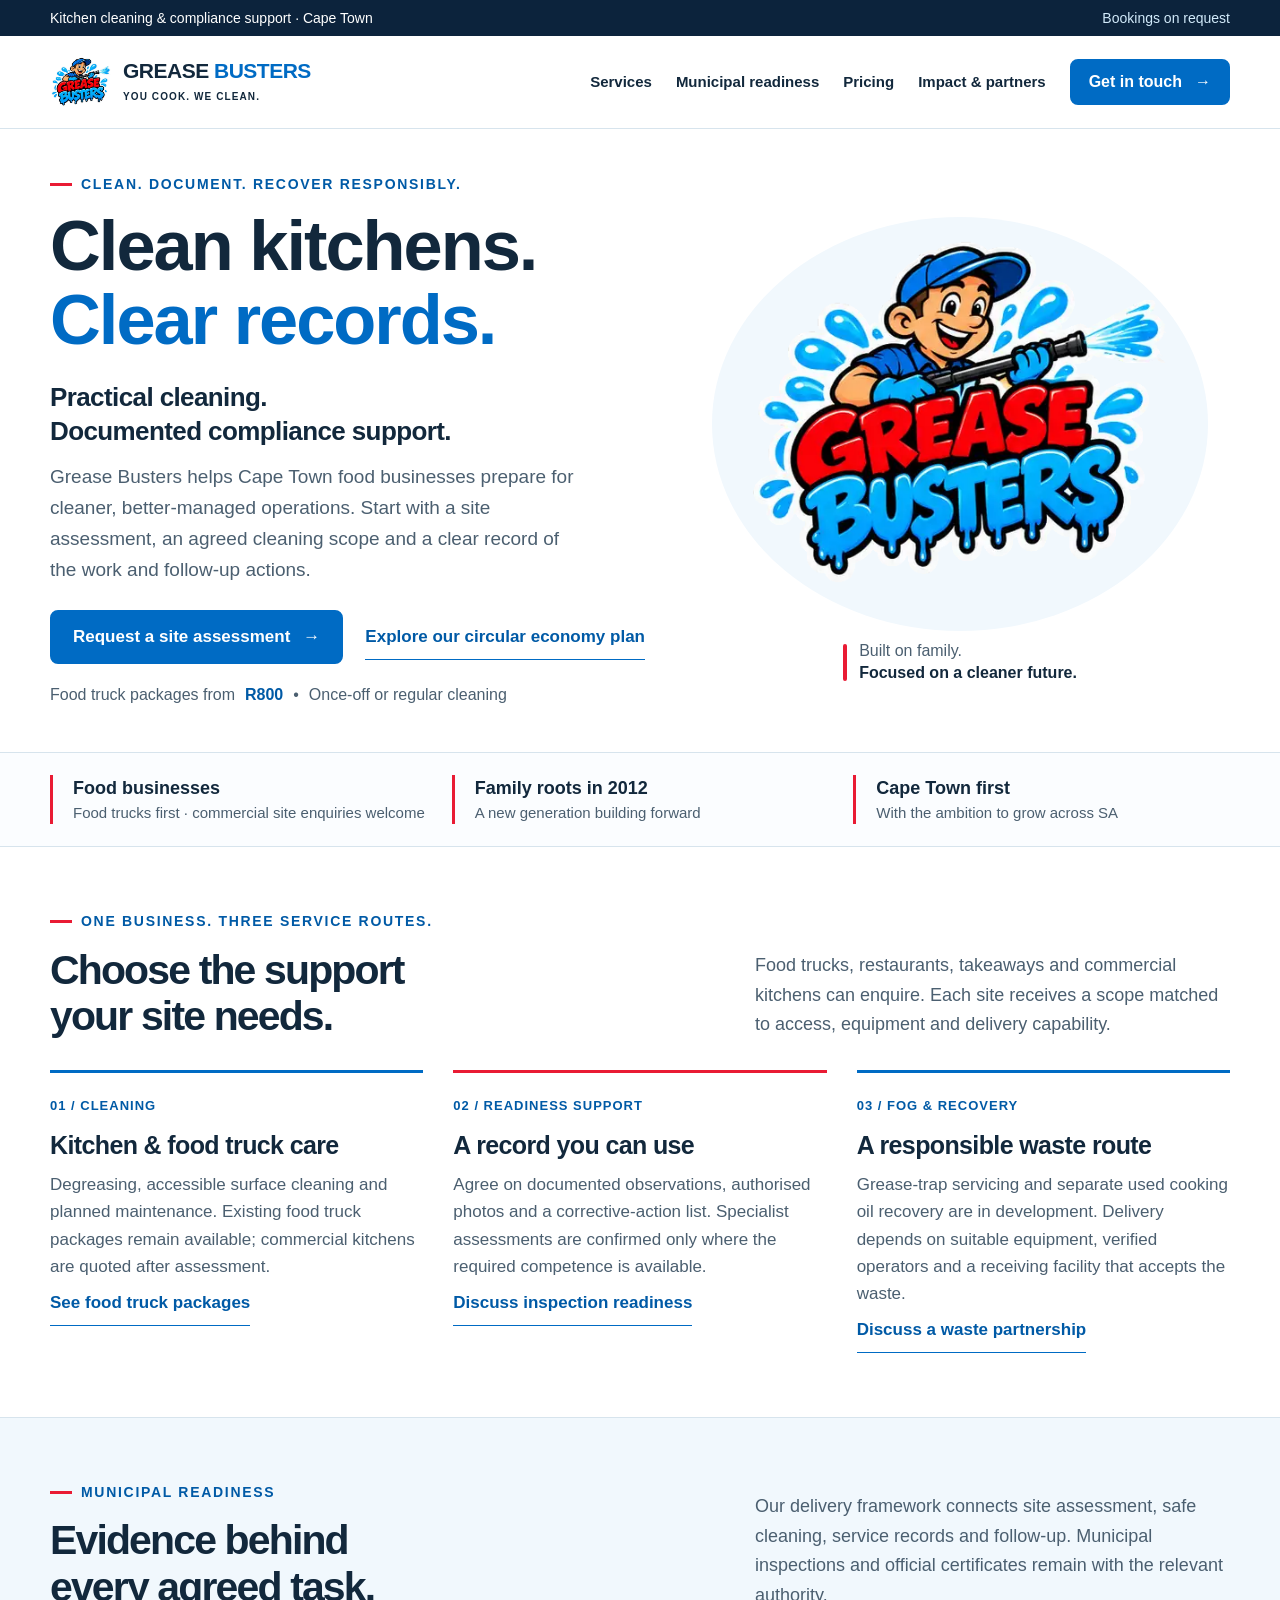
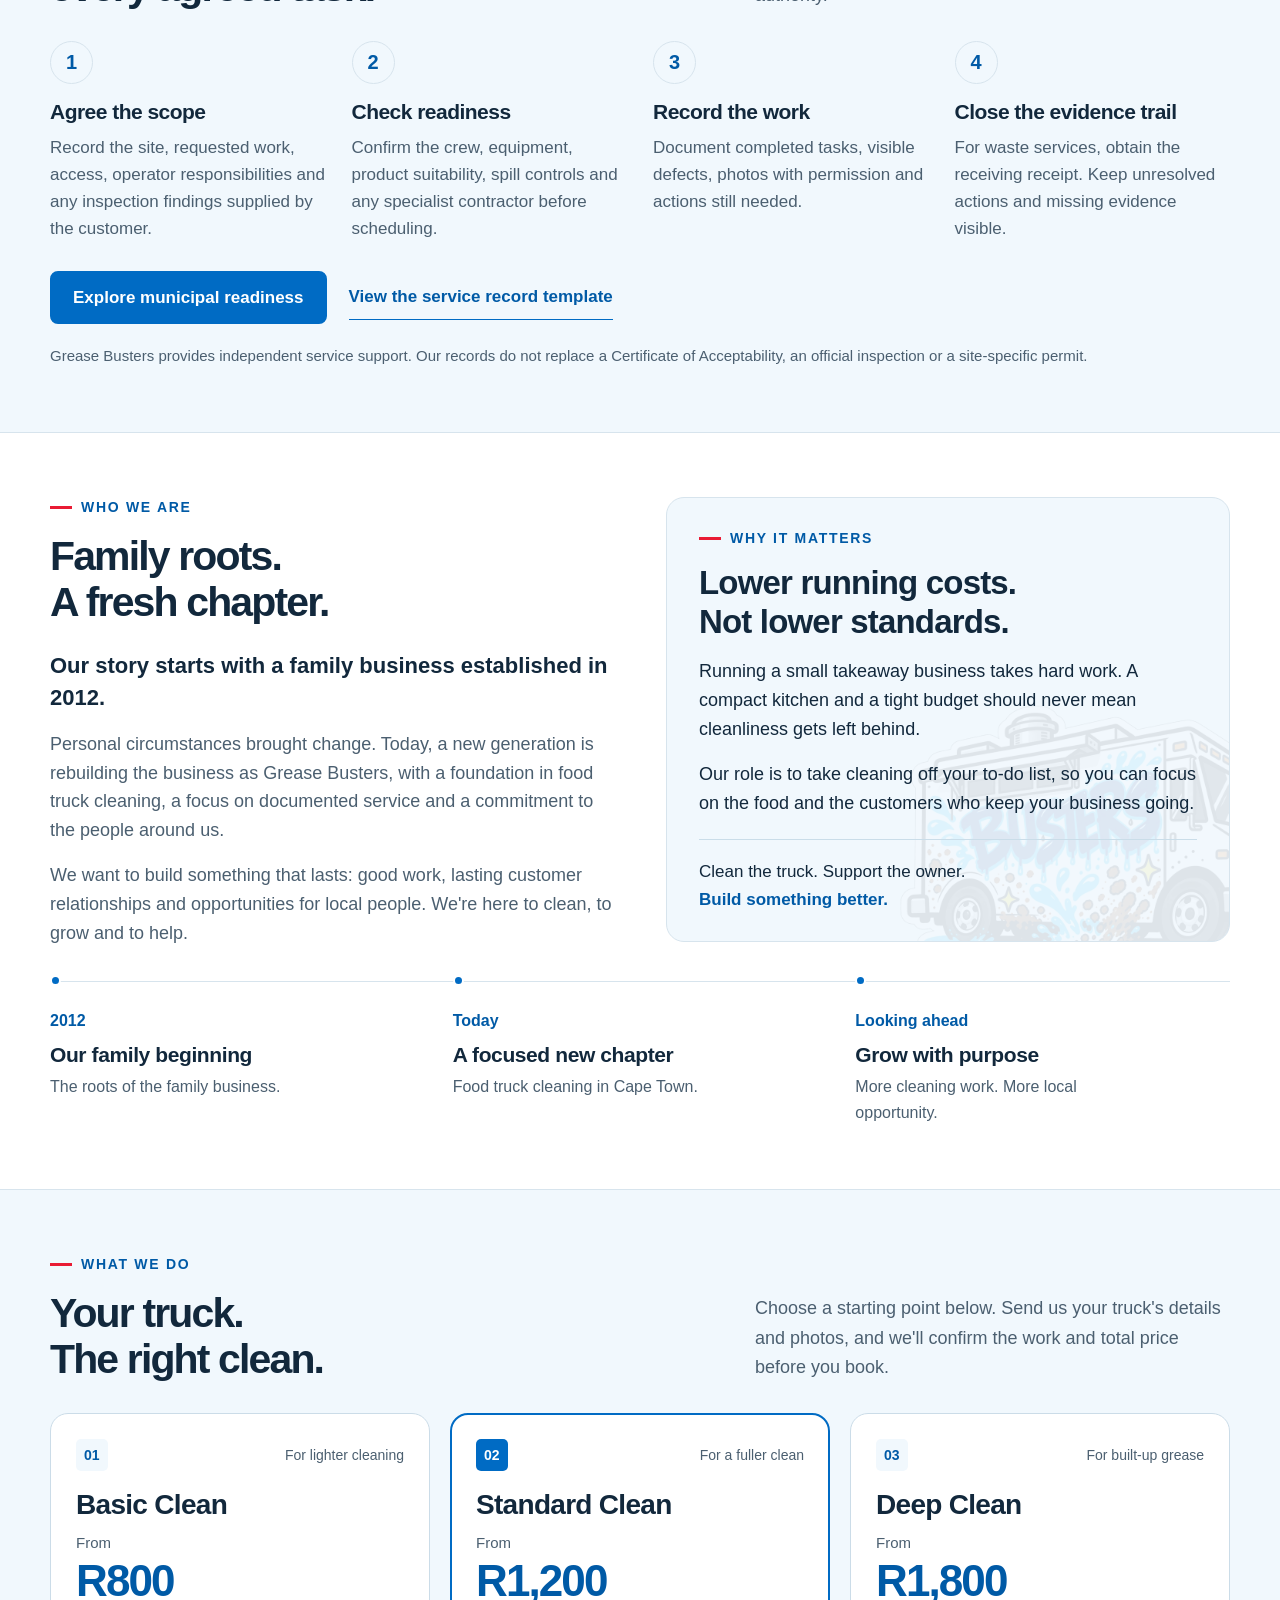
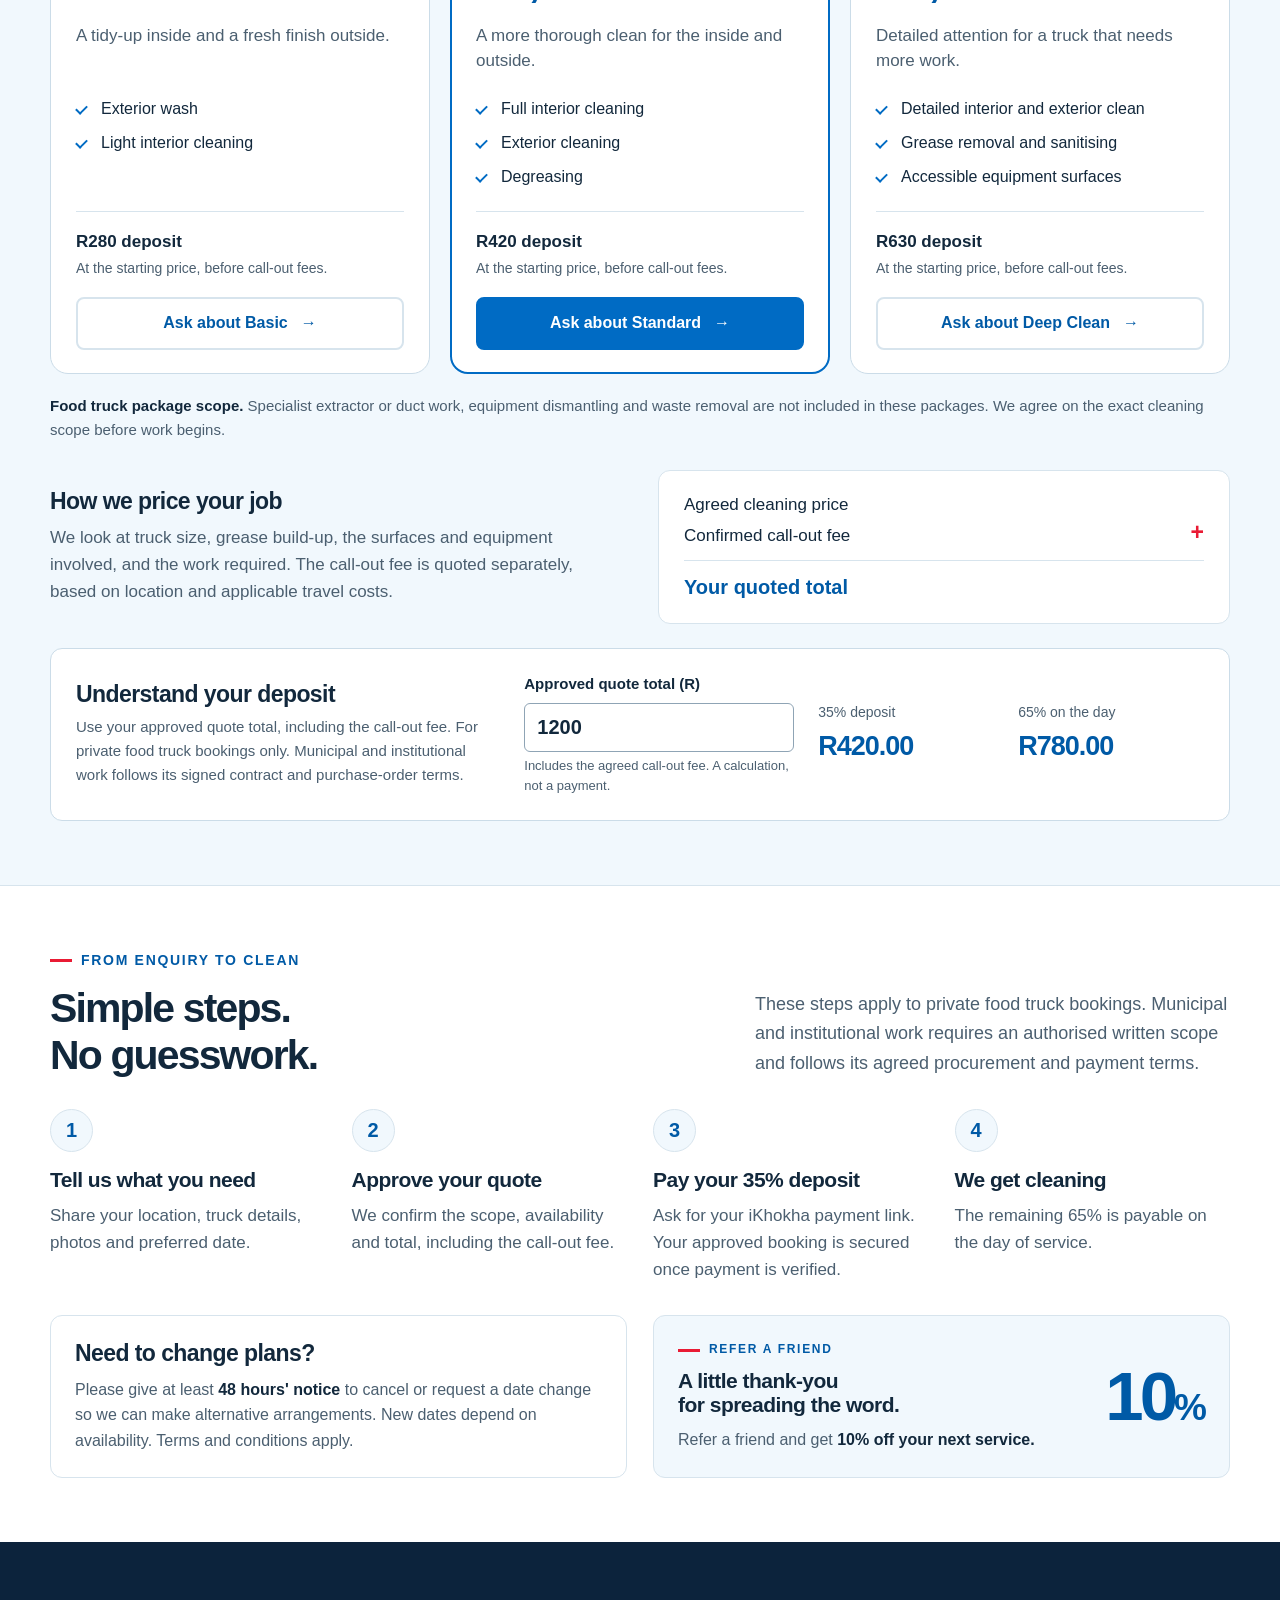
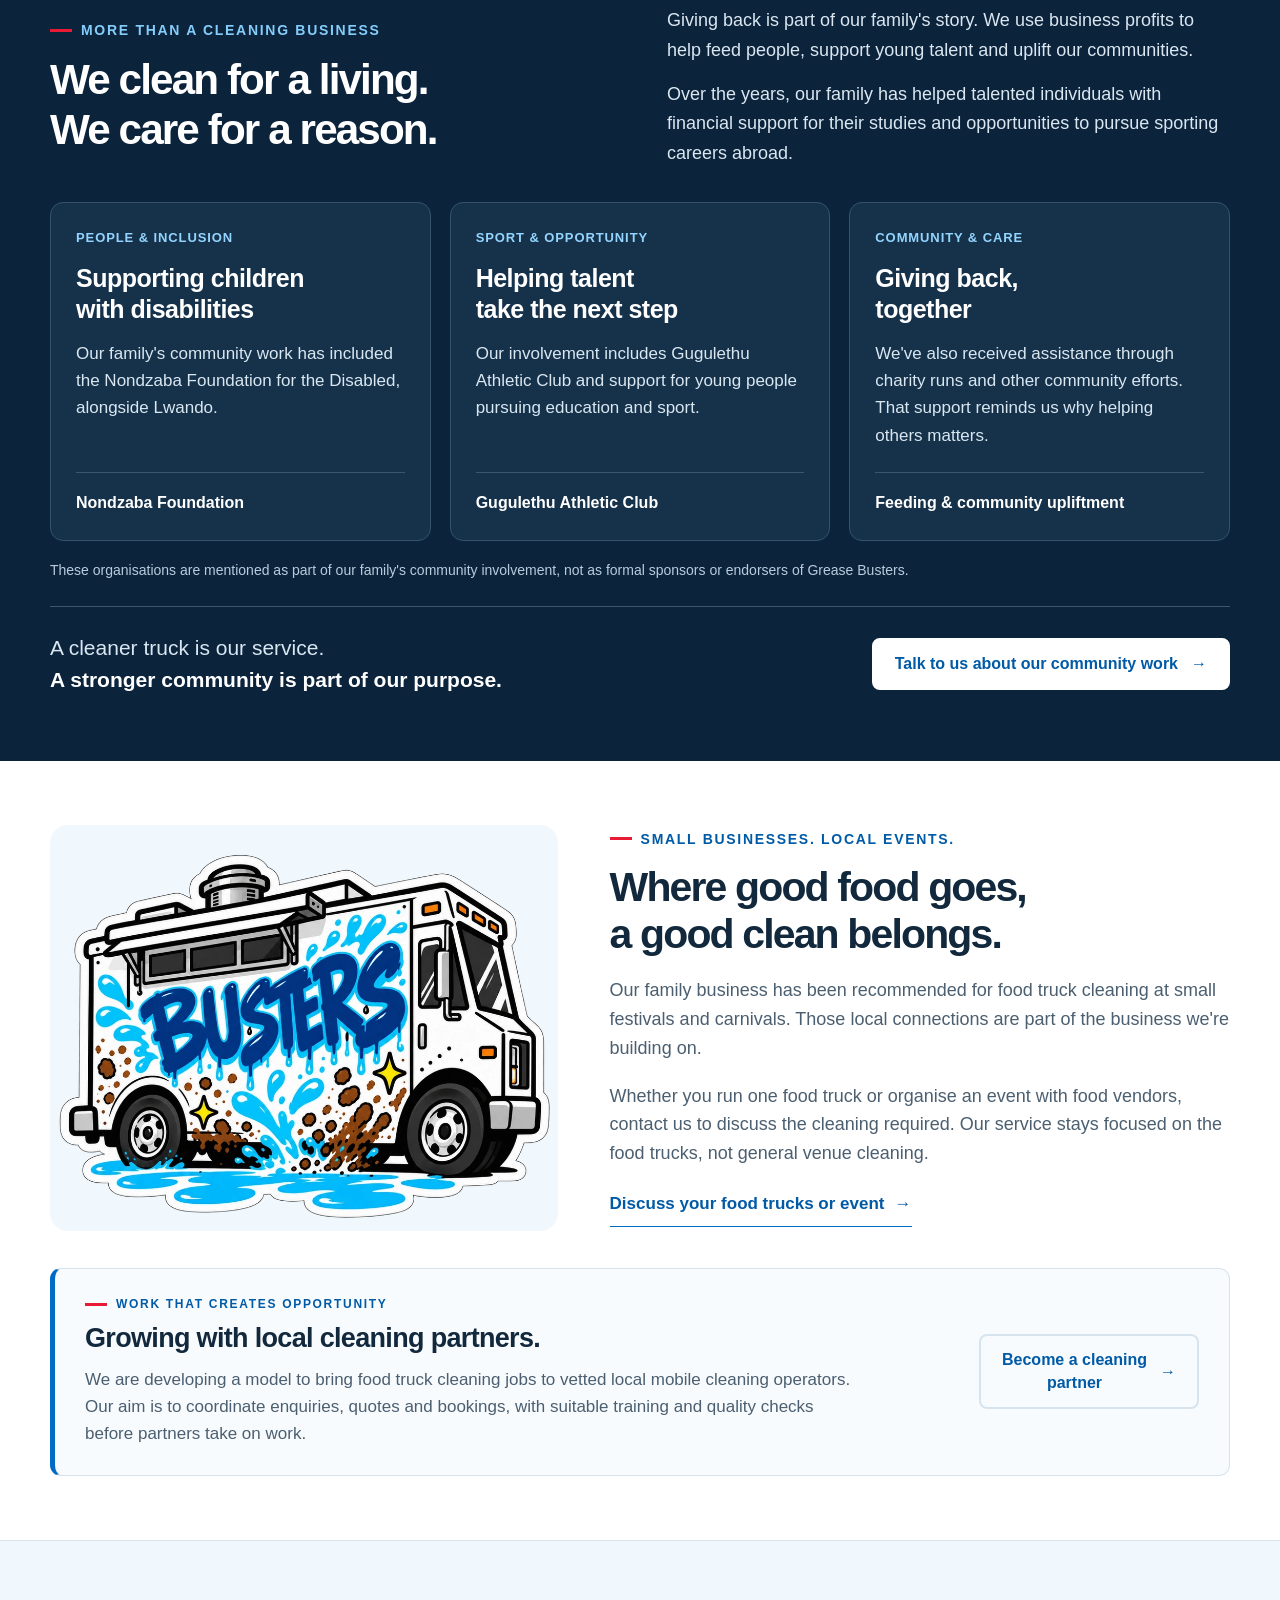
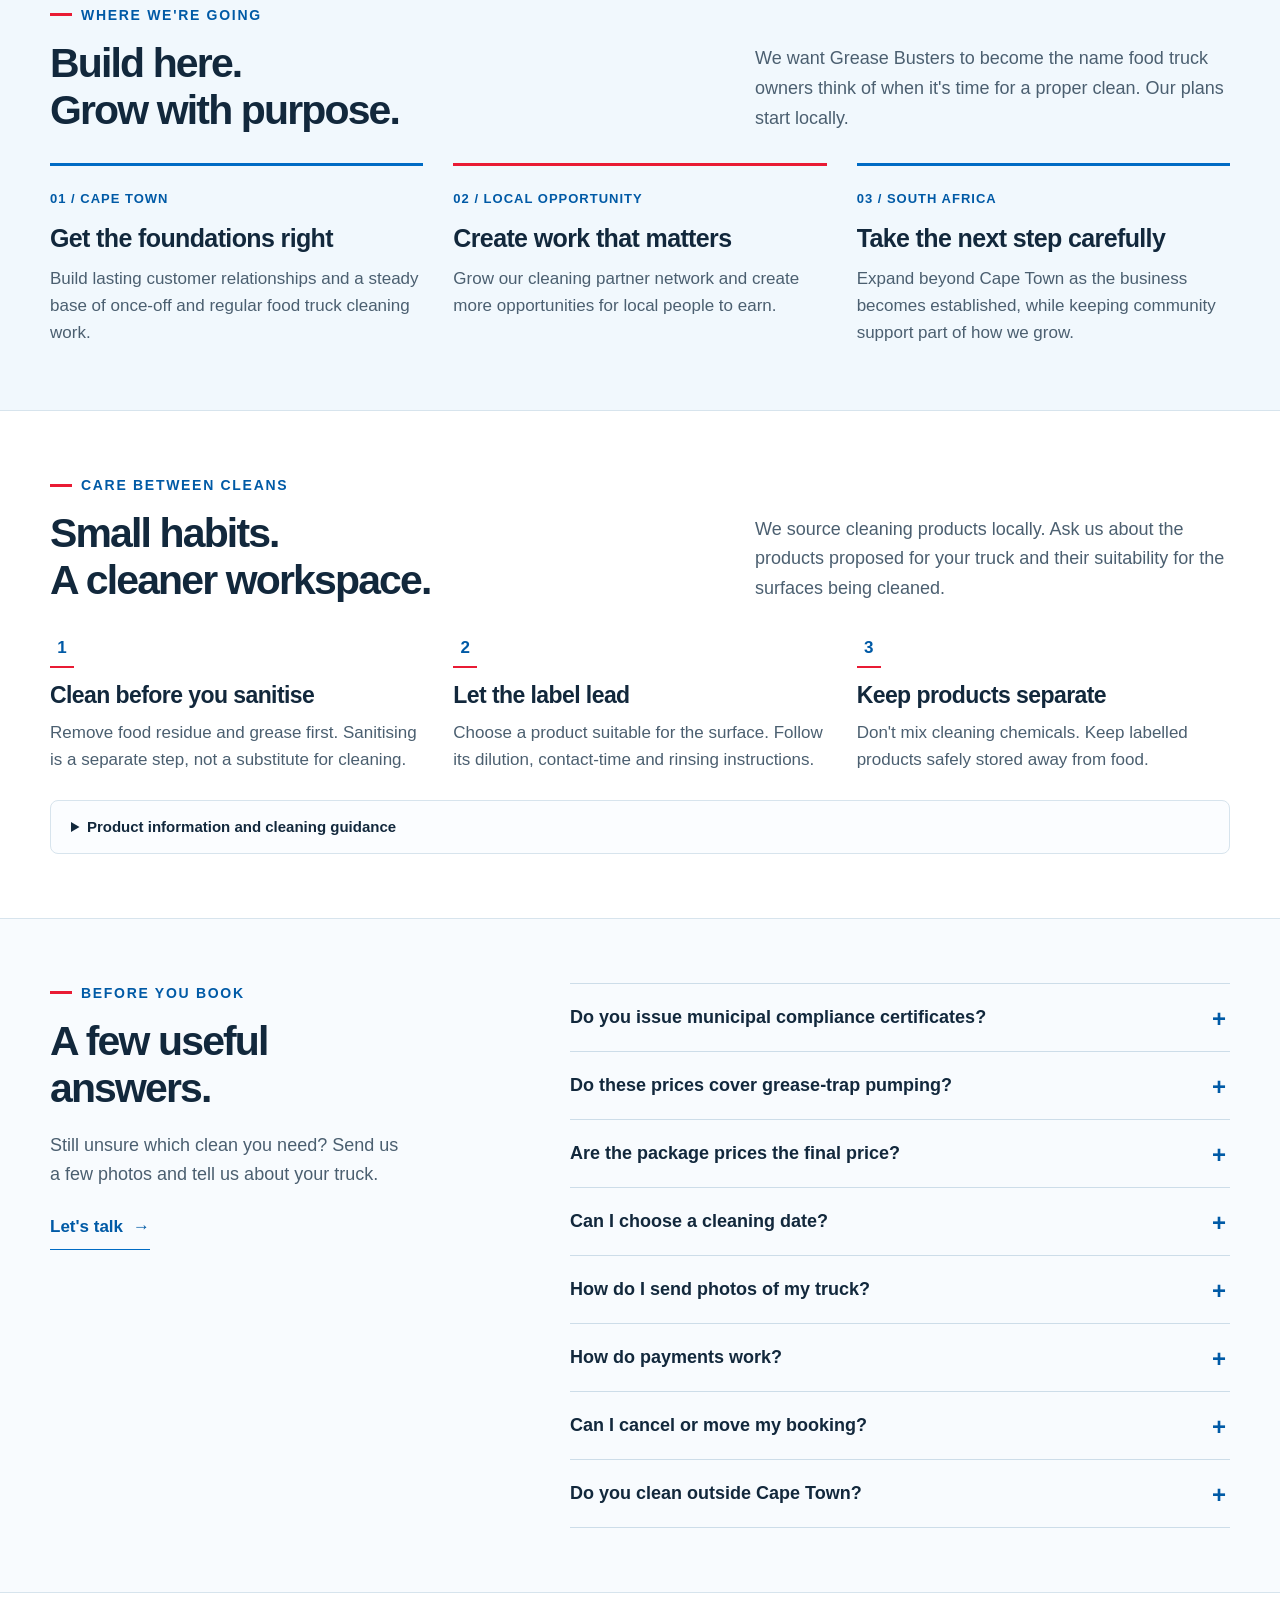
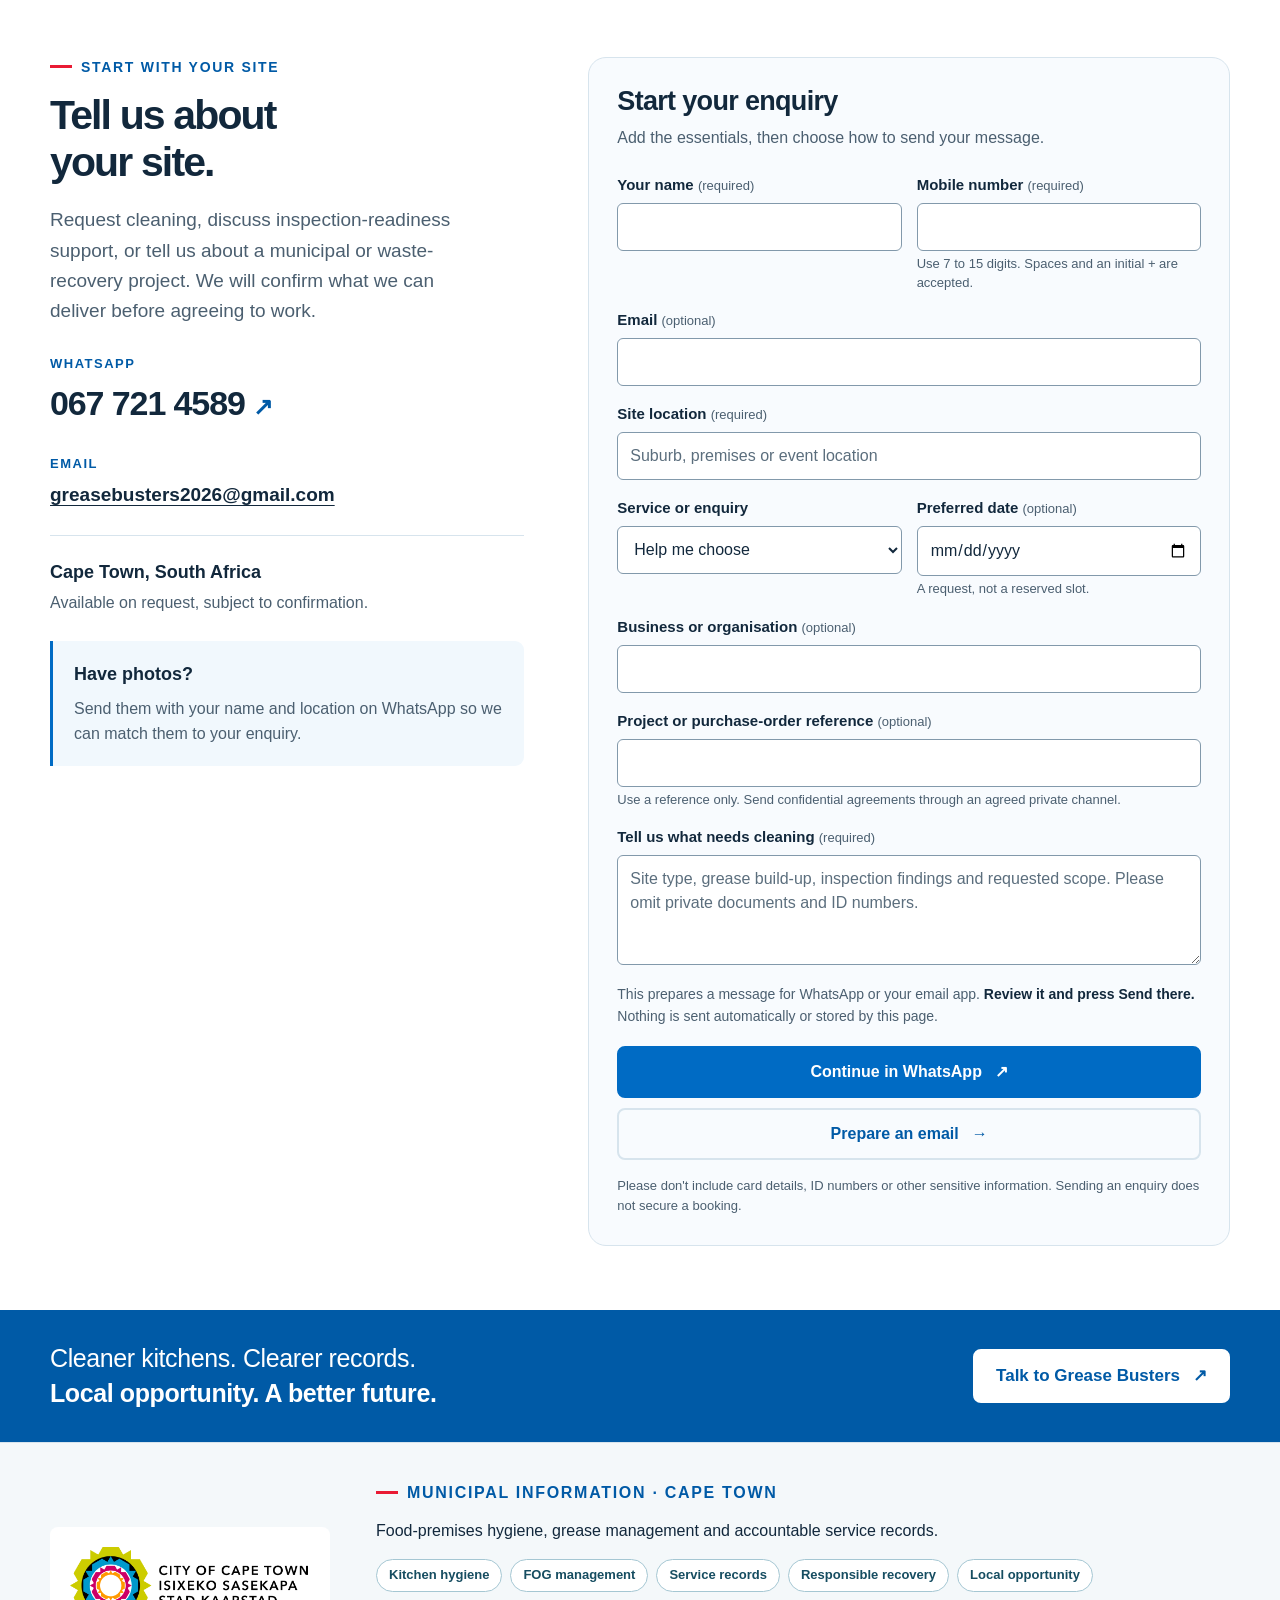
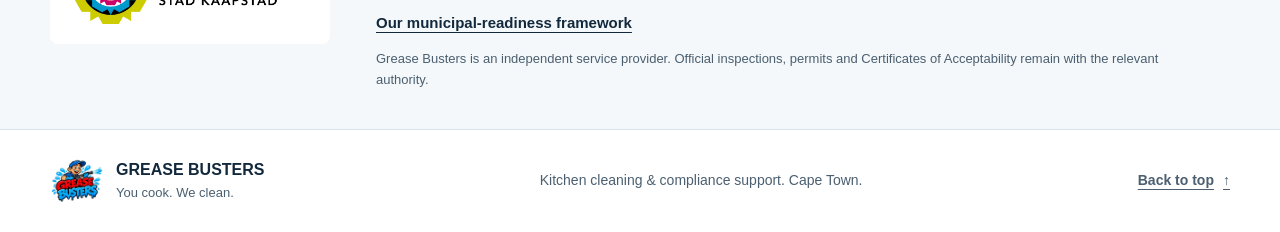
<file: index.html>
<!doctype html>
<html lang="en-ZA">
<head>
  <meta charset="utf-8">
  <meta name="viewport" content="width=device-width, initial-scale=1">
  <meta name="theme-color" content="#006bc4">
  <meta name="referrer" content="strict-origin-when-cross-origin">
  <title>Kitchen Cleaning & Compliance Support | Grease Busters</title>
  <meta name="description" content="Cape Town kitchen cleaning, inspection-readiness support and a responsible FOG management roadmap. Request a scoped site assessment from Grease Busters.">
  <link rel="canonical" href="https://greasebusters.pages.dev/">
  <meta name="google-site-verification" content="zK-5eiMAStPO1qG82xS5O9vZFDkJOGCdrTW2Tliuswg" />
  <meta property="og:type" content="website">
  <meta property="og:locale" content="en_ZA">
  <meta property="og:site_name" content="Grease Busters">
  <meta property="og:title" content="Kitchen Cleaning & Compliance Support | Grease Busters">
  <meta property="og:description" content="Cape Town kitchen cleaning, inspection-readiness support and a responsible FOG management roadmap. Request a scoped site assessment from Grease Busters.">
  <meta property="og:url" content="https://greasebusters.pages.dev/">
  <meta property="og:image" content="https://greasebusters.pages.dev/assets/grease-busters-social.png">
  <meta property="og:image:type" content="image/png">
  <meta property="og:image:width" content="480">
  <meta property="og:image:height" content="480">
  <meta property="og:image:alt" content="Grease Busters cleaning mascot logo">
  <meta name="twitter:card" content="summary">
  <meta name="twitter:title" content="Kitchen Cleaning & Compliance Support | Grease Busters">
  <meta name="twitter:description" content="Cape Town kitchen cleaning, inspection-readiness support and a responsible FOG management roadmap. Request a scoped site assessment from Grease Busters.">
  <meta name="twitter:image" content="https://greasebusters.pages.dev/assets/grease-busters-social.png">
  <meta name="twitter:image:alt" content="Grease Busters cleaning mascot logo">
  <link rel="icon" type="image/svg+xml" href="assets/grease-busters-favicon.svg">
  <link rel="icon" type="image/png" sizes="96x96" href="assets/favicon.png">
  <link rel="apple-touch-icon" sizes="180x180" href="assets/apple-touch-icon.png">
  <link rel="preload" href="assets/grease-busters-logo.webp" as="image" type="image/webp" fetchpriority="high">
  <link rel="stylesheet" href="assets/styles.css?v=gb-municipal-2">
  <script src="site-config.js?v=gb-municipal-2" defer></script>
  <script src="assets/site.js?v=gb-municipal-2" defer></script>
  <script type="application/ld+json">
{
  "@context": "https://schema.org",
  "@graph": [
    {
      "@type": "Organization",
      "@id": "https://greasebusters.pages.dev/#business",
      "name": "Grease Busters",
      "url": "https://greasebusters.pages.dev/",
      "logo": "https://greasebusters.pages.dev/assets/grease-busters-logo.webp",
      "image": "https://greasebusters.pages.dev/assets/grease-busters-logo.webp",
      "description": "Kitchen cleaning and inspection-readiness support in Cape Town, South Africa.",
      "email": "greasebusters2026@gmail.com",
      "telephone": "+27677214589",
      "areaServed": {
        "@type": "City",
        "name": "Cape Town"
      }
    },
    {
      "@type": "WebSite",
      "@id": "https://greasebusters.pages.dev/#website",
      "url": "https://greasebusters.pages.dev/",
      "name": "Grease Busters",
      "publisher": {
        "@id": "https://greasebusters.pages.dev/#business"
      },
      "inLanguage": "en-ZA"
    },
    {
      "@type": "WebPage",
      "@id": "https://greasebusters.pages.dev/#webpage",
      "url": "https://greasebusters.pages.dev/",
      "name": "Kitchen Cleaning & Compliance Support | Grease Busters",
      "description": "Cape Town kitchen cleaning, inspection-readiness support and a responsible FOG management roadmap. Request a scoped site assessment from Grease Busters.",
      "isPartOf": {
        "@id": "https://greasebusters.pages.dev/#website"
      },
      "about": {
        "@id": "https://greasebusters.pages.dev/#business"
      },
      "mainEntity": {
        "@id": "https://greasebusters.pages.dev/#food-truck-cleaning"
      },
      "inLanguage": "en-ZA"
    },
    {
      "@type": "Service",
      "@id": "https://greasebusters.pages.dev/#food-truck-cleaning",
      "name": "Food truck cleaning in Cape Town",
      "serviceType": "Food truck cleaning and degreasing",
      "description": "Interior and exterior food truck cleaning, degreasing and accessible equipment surface cleaning. Scope, call-out fee and availability are confirmed before booking.",
      "provider": {
        "@id": "https://greasebusters.pages.dev/#business"
      },
      "areaServed": {
        "@type": "City",
        "name": "Cape Town"
      },
      "url": "https://greasebusters.pages.dev/#pricing"
    }
  ]
}
  </script>
</head>
<body>
  <a class="skip-link" href="#main">Skip to content</a>
  <div class="topbar"><div class="wrap topbar-inner"><span>Kitchen cleaning &amp; compliance support · Cape Town</span><span>Bookings on request</span></div></div>
  <header class="site-header">
    <div class="wrap header-inner">
      <a href="#home" class="brand" aria-label="Grease Busters, back to top">
        <img src="assets/grease-busters-logo.webp" width="62" height="62" alt="Grease Busters">
        <span><strong>GREASE <span>BUSTERS</span></strong><small>YOU COOK. WE CLEAN.</small></span>
      </a>
      <button class="menu-toggle" type="button" aria-controls="main-nav" aria-expanded="false" hidden><span>Menu</span><svg width="22" height="22" viewBox="0 0 24 24" aria-hidden="true"><path d="M4 6h16M4 12h16M4 18h16"/></svg></button>
      <nav id="main-nav" class="main-nav" aria-label="Main navigation">
        <a href="#services">Services</a><a href="municipal-readiness.html">Municipal readiness</a><a href="#pricing">Pricing</a><a href="impact.html">Impact &amp; partners</a><a class="button button-small" href="#contact">Get in touch <span aria-hidden="true">&rarr;</span></a>
      </nav>
    </div>
  </header>

  <main id="main" tabindex="-1">
    <section id="home" class="hero wrap" aria-labelledby="hero-title">
      <div class="hero-copy">
        <p class="eyebrow">Clean. Document. Recover responsibly.</p>
        <p class="hero-slogan">Clean kitchens.<br><span>Clear records.</span></p>
        <h1 id="hero-title" class="hero-lead">Practical cleaning.<br>Documented compliance support.</h1>
        <p class="hero-description">Grease Busters helps Cape Town food businesses prepare for cleaner, better-managed operations. Start with a site assessment, an agreed cleaning scope and a clear record of the work and follow-up actions.</p>
        <div class="actions"><a class="button" href="#contact">Request a site assessment <span aria-hidden="true">&rarr;</span></a><a class="text-link" href="impact.html">Explore our circular economy plan</a></div>
        <p class="hero-note">Food truck packages from <strong>R800</strong> <span aria-hidden="true">&bull;</span> Once-off or regular cleaning</p>
      </div>
      <div class="hero-art">
        <div class="art-circle" aria-hidden="true"></div>
        <img class="hero-logo" src="assets/grease-busters-logo.webp" width="480" height="480" alt="Our smiling Grease Busters mascot in a blue uniform, cap and gloves, holding a pressure washer." fetchpriority="high">
        <div class="art-caption"><span class="caption-line" aria-hidden="true"></span><span>Built on family.<br><strong>Focused on a cleaner future.</strong></span></div>
      </div>
    </section>

    <div class="identity-strip"><div class="wrap identity-grid">
      <div><strong>Food businesses</strong><span>Food trucks first · commercial site enquiries welcome</span></div>
      <div><strong>Family roots in 2012</strong><span>A new generation building forward</span></div>
      <div><strong>Cape Town first</strong><span>With the ambition to grow across SA</span></div>
    </div></div>

<section id="services" class="section wrap" aria-labelledby="services-title">
<div class="section-head"><div><p class="eyebrow">One business. Three service routes.</p><h2 id="services-title">Choose the support<br>your site needs.</h2></div><p>Food trucks, restaurants, takeaways and commercial kitchens can enquire. Each site receives a scope matched to access, equipment and delivery capability.</p></div>
<div class="goals-grid">
<article><span>01 / CLEANING</span><h3>Kitchen &amp; food truck care</h3><p>Degreasing, accessible surface cleaning and planned maintenance. Existing food truck packages remain available; commercial kitchens are quoted after assessment.</p><a class="text-link" href="#pricing">See food truck packages</a></article>
<article><span>02 / READINESS SUPPORT</span><h3>A record you can use</h3><p>Agree on documented observations, authorised photos and a corrective-action list. Specialist assessments are confirmed only where the required competence is available.</p><a class="text-link" data-package="Inspection-readiness enquiry" href="#contact">Discuss inspection readiness</a></article>
<article><span>03 / FOG &amp; RECOVERY</span><h3>A responsible waste route</h3><p>Grease-trap servicing and separate used cooking oil recovery are in development. Delivery depends on suitable equipment, verified operators and a receiving facility that accepts the waste.</p><a class="text-link" data-package="FOG or oil recovery enquiry" href="#contact">Discuss a waste partnership</a></article>
</div></section>
<section id="compliance" class="section tint-section" aria-labelledby="compliance-title"><div class="wrap">
<div class="section-head"><div><p class="eyebrow">Municipal readiness</p><h2 id="compliance-title">Evidence behind<br>every agreed task.</h2></div><p>Our delivery framework connects site assessment, safe cleaning, service records and follow-up. Municipal inspections and official certificates remain with the relevant authority.</p></div>
<ol class="booking-steps">
<li><span class="step-number">1</span><h3>Agree the scope</h3><p>Record the site, requested work, access, operator responsibilities and any inspection findings supplied by the customer.</p></li>
<li><span class="step-number">2</span><h3>Check readiness</h3><p>Confirm the crew, equipment, product suitability, spill controls and any specialist contractor before scheduling.</p></li>
<li><span class="step-number">3</span><h3>Record the work</h3><p>Document completed tasks, visible defects, photos with permission and actions still needed.</p></li>
<li><span class="step-number">4</span><h3>Close the evidence trail</h3><p>For waste services, obtain the receiving receipt. Keep unresolved actions and missing evidence visible.</p></li>
</ol>
<div class="actions section-actions"><a class="button" href="municipal-readiness.html">Explore municipal readiness</a><a class="text-link" href="service-record.html">View the service record template</a></div>
<p class="scope-note">Grease Busters provides independent service support. Our records do not replace a Certificate of Acceptability, an official inspection or a site-specific permit.</p>
</div></section>
    <section id="story" class="section wrap" aria-labelledby="story-title">
      <div class="story-grid">
        <div>
          <p class="eyebrow">Who we are</p>
          <h2 id="story-title">Family roots.<br>A fresh chapter.</h2>
          <p class="lead">Our story starts with a family business established in 2012.</p>
          <p>Personal circumstances brought change. Today, a new generation is rebuilding the business as Grease Busters, with a foundation in food truck cleaning, a focus on documented service and a commitment to the people around us.</p>
          <p>We want to build something that lasts: good work, lasting customer relationships and opportunities for local people. We're here to clean, to grow and to help.</p>
        </div>
        <div class="story-panel">
          <p class="eyebrow">Why it matters</p>
          <h3>Lower running costs.<br>Not lower standards.</h3>
          <p>Running a small takeaway business takes hard work. A compact kitchen and a tight budget should never mean cleanliness gets left behind.</p>
          <p>Our role is to take cleaning off your to-do list, so you can focus on the food and the customers who keep your business going.</p>
          <div class="story-signoff">Clean the truck. Support the owner.<br><strong>Build something better.</strong></div>
          <img class="story-watermark" src="assets/truck.webp" width="960" height="960" alt="" loading="lazy" decoding="async" aria-hidden="true">
        </div>
      </div>
      <div class="timeline" aria-label="Our business journey">
        <div><span class="timeline-dot" aria-hidden="true"></span><strong>2012</strong><h3>Our family beginning</h3><p>The roots of the family business.</p></div>
        <div><span class="timeline-dot" aria-hidden="true"></span><strong>Today</strong><h3>A focused new chapter</h3><p>Food truck cleaning in Cape Town.</p></div>
        <div><span class="timeline-dot" aria-hidden="true"></span><strong>Looking ahead</strong><h3>Grow with purpose</h3><p>More cleaning work. More local opportunity.</p></div>
      </div>
    </section>

    <section id="pricing" class="section tint-section" aria-labelledby="pricing-title">
      <div class="wrap">
        <div class="section-head"><div><p class="eyebrow">What we do</p><h2 id="pricing-title">Your truck.<br>The right clean.</h2></div><p>Choose a starting point below. Send us your truck's details and photos, and we'll confirm the work and total price before you book.</p></div>
        <div class="price-grid">
          <article class="price-card">
            <div class="package-top"><span class="package-number">01</span><span class="package-fit">For lighter cleaning</span></div>
            <h3>Basic Clean</h3><p class="price"><span>From</span> R800</p>
            <p class="package-description">A tidy-up inside and a fresh finish outside.</p>
            <ul class="check-list"><li>Exterior wash</li><li>Light interior cleaning</li></ul>
            <div class="deposit-line"><strong>R280 deposit</strong><span>At the starting price, before call-out fees.</span></div>
            <a class="button button-outline" data-package="Basic Clean" href="#contact">Ask about Basic <span aria-hidden="true">&rarr;</span></a>
          </article>
          <article class="price-card highlighted">
            <div class="package-top"><span class="package-number">02</span><span class="package-fit">For a fuller clean</span></div>
            <h3>Standard Clean</h3><p class="price"><span>From</span> R1,200</p>
            <p class="package-description">A more thorough clean for the inside and outside.</p>
            <ul class="check-list"><li>Full interior cleaning</li><li>Exterior cleaning</li><li>Degreasing</li></ul>
            <div class="deposit-line"><strong>R420 deposit</strong><span>At the starting price, before call-out fees.</span></div>
            <a class="button" data-package="Standard Clean" href="#contact">Ask about Standard <span aria-hidden="true">&rarr;</span></a>
          </article>
          <article class="price-card">
            <div class="package-top"><span class="package-number">03</span><span class="package-fit">For built-up grease</span></div>
            <h3>Deep Clean</h3><p class="price"><span>From</span> R1,800</p>
            <p class="package-description">Detailed attention for a truck that needs more work.</p>
            <ul class="check-list"><li>Detailed interior and exterior clean</li><li>Grease removal and sanitising</li><li>Accessible equipment surfaces</li></ul>
            <div class="deposit-line"><strong>R630 deposit</strong><span>At the starting price, before call-out fees.</span></div>
            <a class="button button-outline" data-package="Deep Clean" href="#contact">Ask about Deep Clean <span aria-hidden="true">&rarr;</span></a>
          </article>
        </div>
        <p class="scope-note"><strong>Food truck package scope.</strong> Specialist extractor or duct work, equipment dismantling and waste removal are not included in these packages. We agree on the exact cleaning scope before work begins.</p>
        <div class="pricing-explainer">
          <div><h3>How we price your job</h3><p>We look at truck size, grease build-up, the surfaces and equipment involved, and the work required. The call-out fee is quoted separately, based on location and applicable travel costs.</p></div>
          <div class="quote-equation"><span>Agreed cleaning price</span><b aria-hidden="true">+</b><span>Confirmed call-out fee</span><b aria-hidden="true">=</b><strong>Your quoted total</strong></div>
        </div>
        <div class="deposit-calculator js-only" hidden>
          <div><h3>Understand your deposit</h3><p>Use your approved quote total, including the call-out fee. For private food truck bookings only. Municipal and institutional work follows its signed contract and purchase-order terms.</p></div>
          <div class="calc-controls"><label for="quote-total">Approved quote total (R)</label><input type="number" id="quote-total" value="1200" min="0.01" max="1000000" step="0.01" inputmode="decimal" aria-describedby="calc-help calc-error"><span id="calc-help">Includes the agreed call-out fee. A calculation, not a payment.</span></div>
          <div class="calc-results" role="status" aria-live="polite" aria-atomic="true"><div><span>35% deposit</span><strong id="deposit-output">R420.00</strong></div><div><span>65% on the day</span><strong id="balance-output">R780.00</strong></div><p id="calc-error" hidden>Enter a valid total between R0.01 and R1,000,000.</p></div>
        </div>
      </div>
    </section>

    <section class="section wrap booking-section" aria-labelledby="booking-title">
      <div class="section-head"><div><p class="eyebrow">From enquiry to clean</p><h2 id="booking-title">Simple steps.<br>No guesswork.</h2></div><p>These steps apply to private food truck bookings. Municipal and institutional work requires an authorised written scope and follows its agreed procurement and payment terms.</p></div>
      <ol class="booking-steps">
        <li><span class="step-number">1</span><h3>Tell us what you need</h3><p>Share your location, truck details, photos and preferred date.</p></li>
        <li><span class="step-number">2</span><h3>Approve your quote</h3><p>We confirm the scope, availability and total, including the call-out fee.</p></li>
        <li><span class="step-number">3</span><h3>Pay your 35% deposit</h3><p>Ask for your iKhokha payment link. Your approved booking is secured once payment is verified.</p></li>
        <li><span class="step-number">4</span><h3>We get cleaning</h3><p>The remaining 65% is payable on the day of service.</p></li>
      </ol>
      <div class="booking-notes">
        <div><h3>Need to change plans?</h3><p>Please give at least <strong>48 hours' notice</strong> to cancel or request a date change so we can make alternative arrangements. New dates depend on availability. Terms and conditions apply.</p></div>
        <div class="referral-note"><div><span class="eyebrow">Refer a friend</span><h3>A little thank-you<br>for spreading the word.</h3><p>Refer a friend and get <strong>10% off your next service.</strong></p></div><strong class="referral-value" aria-hidden="true">10<span>%</span></strong></div>
      </div>
    </section>

    <section id="community" class="section community-section" aria-labelledby="community-title">
      <div class="wrap">
        <div class="community-intro"><div><p class="eyebrow light">More than a cleaning business</p><h2 id="community-title">We clean for a living.<br>We care for a reason.</h2></div><div><p>Giving back is part of our family's story. We use business profits to help feed people, support young talent and uplift our communities.</p><p>Over the years, our family has helped talented individuals with financial support for their studies and opportunities to pursue sporting careers abroad.</p></div></div>
        <div class="impact-grid">
          <article><span class="impact-label">People &amp; inclusion</span><h3>Supporting children<br>with disabilities</h3><p>Our family's community work has included the Nondzaba Foundation for the Disabled, alongside Lwando.</p><div class="community-org" data-org="nondzaba"><span>Nondzaba Foundation</span></div></article>
          <article><span class="impact-label">Sport &amp; opportunity</span><h3>Helping talent<br>take the next step</h3><p>Our involvement includes Gugulethu Athletic Club and support for young people pursuing education and sport.</p><div class="community-org" data-org="gugulethu"><span>Gugulethu Athletic Club</span></div></article>
          <article><span class="impact-label">Community &amp; care</span><h3>Giving back,<br>together</h3><p>We've also received assistance through charity runs and other community efforts. That support reminds us why helping others matters.</p><div class="community-org"><span>Feeding &amp; community upliftment</span></div></article>
        </div>
        <p class="community-note">These organisations are mentioned as part of our family's community involvement, not as formal sponsors or endorsers of Grease Busters.</p>
        <div class="community-bottom"><p>A cleaner truck is our service.<br><strong>A stronger community is part of our purpose.</strong></p><a class="button button-white" href="mailto:greasebusters2026@gmail.com?subject=Community%20enquiry%20%7C%20Grease%20Busters">Talk to us about our community work <span aria-hidden="true">&rarr;</span></a></div>
      </div>
    </section>

    <section class="section wrap work-section" aria-labelledby="work-title">
      <div class="work-grid">
        <div class="work-art"><img src="assets/truck.webp" width="960" height="960" loading="lazy" decoding="async" alt="The original Busters food truck illustration with water splashes and cleaning sparkles."></div>
        <div><p class="eyebrow">Small businesses. Local events.</p><h2 id="work-title">Where good food goes,<br>a good clean belongs.</h2><p>Our family business has been recommended for food truck cleaning at small festivals and carnivals. Those local connections are part of the business we're building on.</p><p>Whether you run one food truck or organise an event with food vendors, contact us to discuss the cleaning required. Our service stays focused on the food trucks, not general venue cleaning.</p><a class="text-link" data-enquiry="event" href="#contact">Discuss your food trucks or event <span aria-hidden="true">&rarr;</span></a></div>
      </div>
      <div class="jobs-banner"><div><p class="eyebrow">Work that creates opportunity</p><h3>Growing with local cleaning partners.</h3><p>We are developing a model to bring food truck cleaning jobs to vetted local mobile cleaning operators. Our aim is to coordinate enquiries, quotes and bookings, with suitable training and quality checks before partners take on work.</p></div><a class="button button-outline" href="mailto:greasebusters2026@gmail.com?subject=Cleaning%20partner%20enquiry%20%7C%20Grease%20Busters">Become a cleaning partner <span aria-hidden="true">&rarr;</span></a></div>
    </section>

    <section id="goals" class="section goals-section" aria-labelledby="goals-title">
      <div class="wrap">
        <div class="section-head"><div><p class="eyebrow">Where we're going</p><h2 id="goals-title">Build here.<br>Grow with purpose.</h2></div><p>We want Grease Busters to become the name food truck owners think of when it's time for a proper clean. Our plans start locally.</p></div>
        <div class="goals-grid"><article><span>01 / CAPE TOWN</span><h3>Get the foundations right</h3><p>Build lasting customer relationships and a steady base of once-off and regular food truck cleaning work.</p></article><article><span>02 / LOCAL OPPORTUNITY</span><h3>Create work that matters</h3><p>Grow our cleaning partner network and create more opportunities for local people to earn.</p></article><article><span>03 / SOUTH AFRICA</span><h3>Take the next step carefully</h3><p>Expand beyond Cape Town as the business becomes established, while keeping community support part of how we grow.</p></article></div>
      </div>
    </section>

    <section class="section wrap care-section" aria-labelledby="care-title">
      <div class="section-head"><div><p class="eyebrow">Care between cleans</p><h2 id="care-title">Small habits.<br>A cleaner workspace.</h2></div><p>We source cleaning products locally. Ask us about the products proposed for your truck and their suitability for the surfaces being cleaned.</p></div>
      <div class="tips-grid"><article><span class="tip-number">1</span><h3>Clean before you sanitise</h3><p>Remove food residue and grease first. Sanitising is a separate step, not a substitute for cleaning.</p></article><article><span class="tip-number">2</span><h3>Let the label lead</h3><p>Choose a product suitable for the surface. Follow its dilution, contact-time and rinsing instructions.</p></article><article><span class="tip-number">3</span><h3>Keep products separate</h3><p>Don't mix cleaning chemicals. Keep labelled products safely stored away from food.</p></article></div>
      <details class="guidance-details"><summary>Product information and cleaning guidance</summary><div><p>Ask us for the product details for your clean. Check certification against the exact product, rather than relying on a general approval claim. Product certification does not certify the whole cleaning business.</p><p>General guidance: <a href="https://www.act.gov.au/business/food-safety-for-businesses/handling-preparing-and-storing-food/cleaning-and-sanitising-food-premises-and-equipment" target="_blank" rel="noopener noreferrer">cleaning and sanitising surfaces</a>; <a href="https://www.cdc.gov/hygiene/about/how-to-clean-and-disinfect-early-care-and-education-settings.html" target="_blank" rel="noopener noreferrer">safe handling of cleaning products</a>; <a href="https://www.sabs.co.za/sabs-comments-on-the-illegal-use-of-its-mark-on-sanitizers" target="_blank" rel="noopener noreferrer">SABS advice on checking approval claims</a>.</p><p>Follow the product label and your food-safety procedures. Our cleaning service does not replace a health inspection or official food-premises certification.</p></div></details>
    </section>

    <section id="faq" class="section faq-section" aria-labelledby="faq-title">
      <div class="wrap faq-grid"><div><p class="eyebrow">Before you book</p><h2 id="faq-title">A few useful<br>answers.</h2><p>Still unsure which clean you need? Send us a few photos and tell us about your truck.</p><a class="text-link" href="#contact">Let's talk <span aria-hidden="true">&rarr;</span></a></div>
      <div class="faq-list">
        <details><summary>Do you issue municipal compliance certificates?</summary><p>No. We provide service records and agreed readiness support. The City assesses and issues official Certificates of Acceptability. Waste receipts evidence the recorded transfer, not blanket legal compliance.</p></details>
        <details><summary>Do these prices cover grease-trap pumping?</summary><p>No. The displayed packages cover food truck cleaning. Specialist extraction and waste recovery require a separate confirmed scope, suitable capability and an accepted waste destination.</p></details>
        <details><summary>Are the package prices the final price?</summary><p>No. R800, R1,200 and R1,800 are starting prices. We confirm the cleaning scope and quote the call-out fee separately before you agree to the job.</p></details>
        <details><summary>Can I choose a cleaning date?</summary><p>Yes, you can request a preferred date. Availability is confirmed by us. Your booking is secured after the quote and date are approved and the 35% deposit is verified.</p></details>
        <details><summary>How do I send photos of my truck?</summary><p>Send them to <a href="https://wa.me/27677214589" target="_blank" rel="noopener noreferrer">067 721 4589 on WhatsApp</a>, together with your name and truck location. Photos are sent in WhatsApp, not uploaded through this website.</p></details>
        <details><summary>How do payments work?</summary><p>We use iKhokha. After your quote and date are agreed, ask us for the payment link for your 35% deposit. The remaining 65% is due on the service day. This website does not collect card details.</p></details>
        <details><summary>Can I cancel or move my booking?</summary><p>Please give at least 48 hours' notice so we can make alternative arrangements. Replacement dates depend on availability. Contact us as soon as possible if your plans change. Ask for the full cancellation terms before paying.</p></details>
        <details><summary>Do you clean outside Cape Town?</summary><p>Cape Town is our current focus. Expansion is a future goal, not a promise of nationwide availability. Contact us with your location so we can discuss your request.</p></details>
      </div></div>
    </section>

    <section id="contact" class="section wrap contact-section" aria-labelledby="contact-title">
      <div class="contact-grid">
        <div class="contact-copy"><p class="eyebrow">Start with your site</p><h2 id="contact-title">Tell us about<br>your site.</h2><p>Request cleaning, discuss inspection-readiness support, or tell us about a municipal or waste-recovery project. We will confirm what we can deliver before agreeing to work.</p>
          <div class="contact-method"><span>WHATSAPP</span><a class="contact-phone" href="https://wa.me/27677214589?text=Hi%20Grease%20Busters%2C%20I%27d%20like%20more%20information%20about%20food%20truck%20cleaning." target="_blank" rel="noopener noreferrer">067 721 4589 <span aria-hidden="true">&nearr;</span></a></div>
          <div class="contact-method"><span>EMAIL</span><a class="contact-email" href="mailto:greasebusters2026@gmail.com">greasebusters2026@gmail.com</a></div>
          <div class="contact-location"><strong>Cape Town, South Africa</strong><span>Available on request, subject to confirmation.</span></div>
          <div class="contact-extra"><strong>Have photos?</strong><p>Send them with your name and location on WhatsApp so we can match them to your enquiry.</p></div>
          <div id="connected-links" class="connected-links" hidden></div>
        </div>
        <div class="enquiry-card">
          <h3>Start your enquiry</h3><p class="form-intro">Add the essentials, then choose how to send your message.</p>
          <p id="enquiry-fallback" class="no-js-note">You can <a href="https://wa.me/27677214589" target="_blank" rel="noopener noreferrer">message us on WhatsApp</a> or <a href="mailto:greasebusters2026@gmail.com">email us directly</a>. The optional enquiry builder needs JavaScript.</p>
          <form id="enquiry-form" action="#contact" method="post" hidden>
            <div class="form-grid">
              <div class="field"><label for="customer-name">Your name <span>(required)</span></label><input type="text" id="customer-name" name="name" autocomplete="name" required maxlength="80"></div>
              <div class="field"><label for="customer-phone">Mobile number <span>(required)</span></label><input type="tel" id="customer-phone" name="phone" autocomplete="tel" required maxlength="30" inputmode="tel" aria-describedby="phone-help"><small id="phone-help">Use 7 to 15 digits. Spaces and an initial + are accepted.</small></div>
              <div class="field wide"><label for="customer-email">Email <span>(optional)</span></label><input type="email" id="customer-email" name="email" autocomplete="email" maxlength="120"></div>
              <div class="field wide"><label for="truck-location">Site location <span>(required)</span></label><input type="text" id="truck-location" name="location" placeholder="Suburb, premises or event location" required maxlength="150"></div>
              <div class="field"><label for="package">Service or enquiry</label><select id="package" name="package"><option>Help me choose</option><option>Basic Clean</option><option>Standard Clean</option><option>Deep Clean</option><option>Food truck event enquiry</option><option>Commercial kitchen assessment</option><option>Inspection-readiness enquiry</option><option>Municipal project enquiry</option><option>FOG or oil recovery enquiry</option></select></div>
              <div class="field"><label for="preferred-date">Preferred date <span>(optional)</span></label><input type="date" id="preferred-date" name="date" aria-describedby="date-help"><small id="date-help">A request, not a reserved slot.</small></div>
              <div class="field wide"><label for="business-name">Business or organisation <span>(optional)</span></label><input id="business-name" name="business" type="text" maxlength="120" autocomplete="organization"></div>
              <div class="field wide"><label for="project-reference">Project or purchase-order reference <span>(optional)</span></label><input id="project-reference" name="reference" type="text" maxlength="100"><small>Use a reference only. Send confidential agreements through an agreed private channel.</small></div>
              <div class="field wide"><label for="requirements">Tell us what needs cleaning <span>(required)</span></label><textarea id="requirements" name="requirements" rows="3" maxlength="700" placeholder="Site type, grease build-up, inspection findings and requested scope. Please omit private documents and ID numbers." required></textarea></div>
            </div>
            <p class="form-notice">This prepares a message for WhatsApp or your email app. <strong>Review it and press Send there.</strong> Nothing is sent automatically or stored by this page.</p>
            <div class="form-actions"><button class="button" type="submit">Continue in WhatsApp <span aria-hidden="true">&nearr;</span></button><button class="button button-outline" type="button" id="email-enquiry">Prepare an email <span aria-hidden="true">&rarr;</span></button></div>
            <div id="enquiry-status" role="status" aria-live="polite" tabindex="-1" class="enquiry-status" hidden></div>
            <div id="message-fallback" hidden><label for="message-copy">Your prepared message</label><textarea id="message-copy" rows="5" readonly></textarea><button class="copy-button" type="button" id="copy-message">Copy message</button><p>Send it to our WhatsApp number or email address above.</p></div>
            <p class="privacy-note">Please don't include card details, ID numbers or other sensitive information. Sending an enquiry does not secure a booking.</p>
          </form>
        </div>
      </div>
    </section>
    <div class="closing-band"><div class="wrap"><p>Cleaner kitchens. Clearer records.<br><strong>Local opportunity. A better future.</strong></p><a class="button button-white" href="https://wa.me/27677214589?text=Hi%20Grease%20Busters%2C%20please%20tell%20me%20more%20about%20your%20food%20truck%20cleaning." target="_blank" rel="noopener noreferrer">Talk to Grease Busters <span aria-hidden="true">&nearr;</span></a></div></div>
  </main>

  <section class="municipal-footer" aria-label="Municipal information"><div class="wrap municipal-footer-inner"><a class="municipal-mark" href="https://www.capetown.gov.za/" aria-label="City of Cape Town official website"><img src="assets/city-of-cape-town-logo.png" alt="City of Cape Town" width="280" height="95" loading="lazy"></a><div><p class="eyebrow">Municipal information · Cape Town</p><p>Food-premises hygiene, grease management and accountable service records.</p><ul class="service-tags" aria-label="Service focus"><li>Kitchen hygiene</li><li>FOG management</li><li>Service records</li><li>Responsible recovery</li><li>Local opportunity</li></ul><a href="municipal-readiness.html">Our municipal-readiness framework</a><p class="municipal-note">Grease Busters is an independent service provider. Official inspections, permits and Certificates of Acceptability remain with the relevant authority.</p></div></div></section>
<footer class="site-footer"><div class="wrap footer-inner"><div class="footer-brand"><img src="assets/grease-busters-logo.webp" width="54" height="54" alt="" loading="lazy"><div><strong>GREASE BUSTERS</strong><span>You cook. We clean.</span></div></div><p>Kitchen cleaning &amp; compliance support. Cape Town.</p><a href="#home">Back to top <span aria-hidden="true">&uarr;</span></a></div></footer>
  <nav class="mobile-contact" aria-label="Quick contact"><a href="#contact">Request a quote <span aria-hidden="true">&rarr;</span></a><a href="https://wa.me/27677214589" target="_blank" rel="noopener noreferrer">WhatsApp us <span aria-hidden="true">&nearr;</span></a></nav>
</body>
</html>
</file>
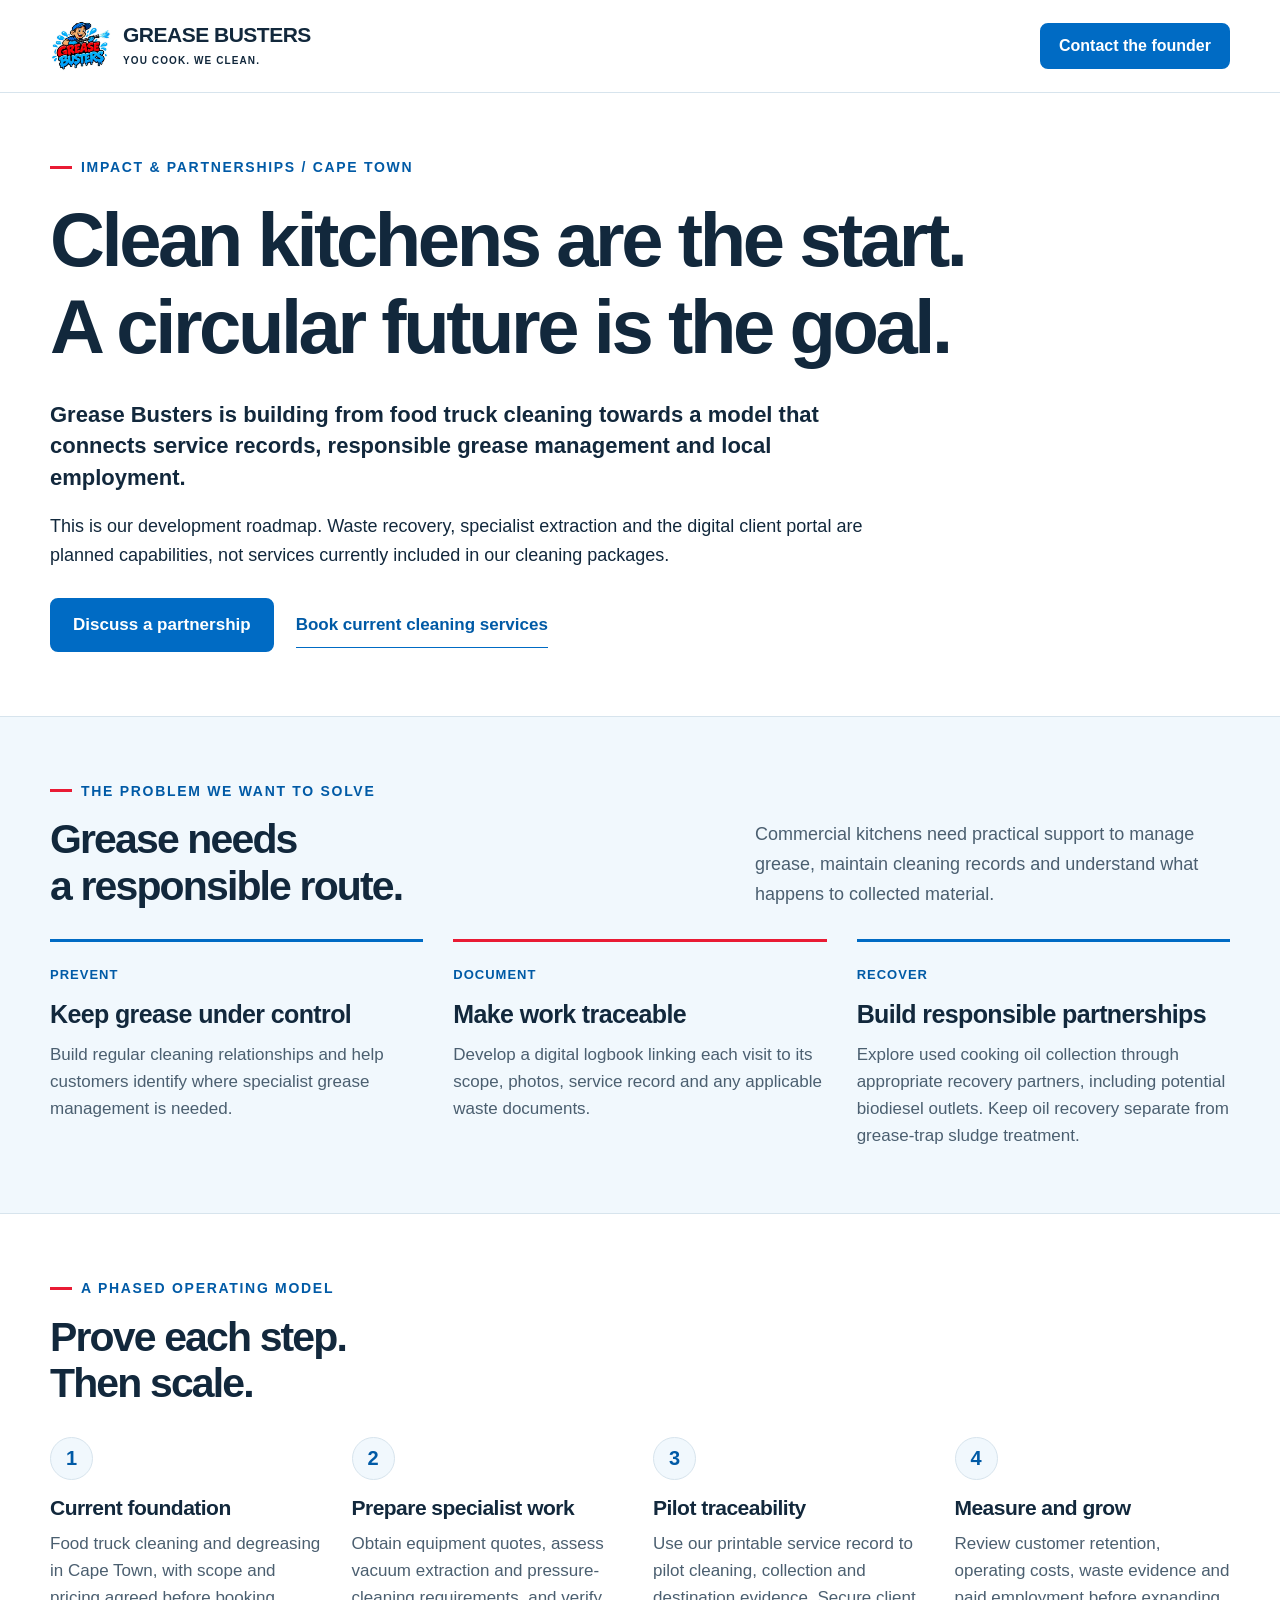
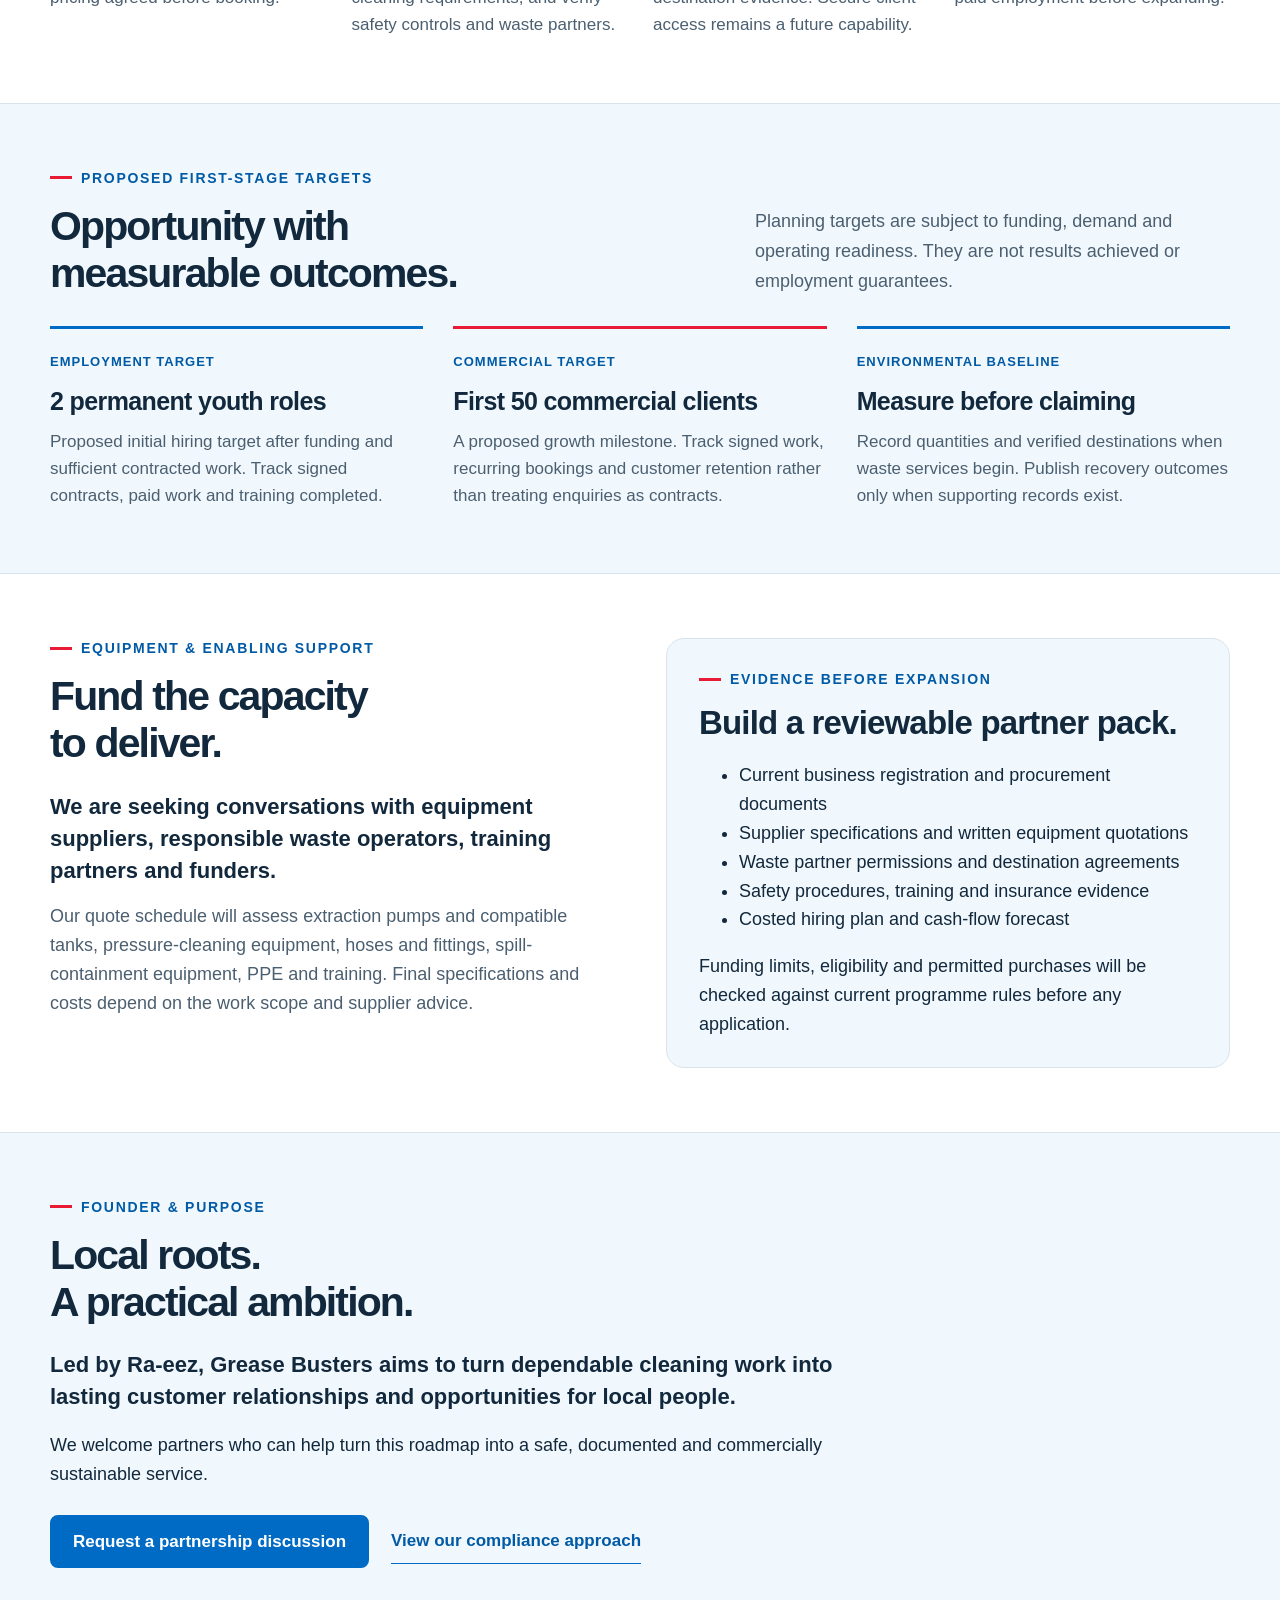
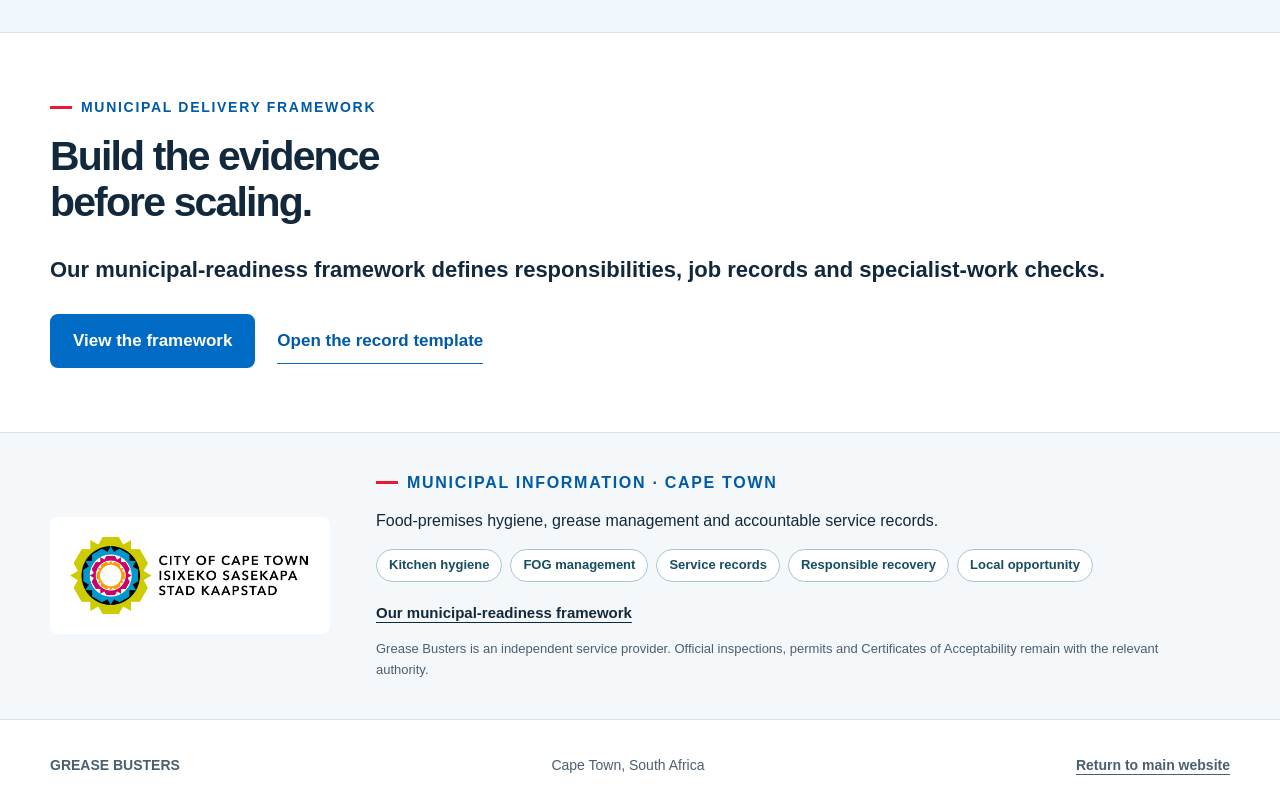
<file: impact.html>
<!doctype html>
<html lang="en-ZA">
<head>
  <meta charset="utf-8">
  <meta name="viewport" content="width=device-width, initial-scale=1">
  <meta name="theme-color" content="#006bc4">
  <meta name="referrer" content="strict-origin-when-cross-origin">
  <title>Impact &amp; Partnerships | Grease Busters</title>
  <meta name="description" content="Explore the Grease Busters plan for documented cleaning, responsible grease management and local employment in Cape Town.">
  <link rel="canonical" href="https://greasebusters.pages.dev/impact.html">
  <meta name="google-site-verification" content="zK-5eiMAStPO1qG82xS5O9vZFDkJOGCdrTW2Tliuswg" />
  <meta property="og:type" content="website">
  <meta property="og:locale" content="en_ZA">
  <meta property="og:site_name" content="Grease Busters">
  <meta property="og:title" content="Impact &amp; Partnerships | Grease Busters">
  <meta property="og:description" content="Explore the Grease Busters plan for documented cleaning, responsible grease management and local employment in Cape Town.">
  <meta property="og:url" content="https://greasebusters.pages.dev/impact.html">
  <meta property="og:image" content="https://greasebusters.pages.dev/assets/grease-busters-social.png">
  <meta property="og:image:type" content="image/png">
  <meta property="og:image:width" content="480">
  <meta property="og:image:height" content="480">
  <meta property="og:image:alt" content="Grease Busters cleaning mascot logo">
  <meta name="twitter:card" content="summary">
  <meta name="twitter:title" content="Impact &amp; Partnerships | Grease Busters">
  <meta name="twitter:description" content="Explore the Grease Busters plan for documented cleaning, responsible grease management and local employment in Cape Town.">
  <meta name="twitter:image" content="https://greasebusters.pages.dev/assets/grease-busters-social.png">
  <meta name="twitter:image:alt" content="Grease Busters cleaning mascot logo">
  <link rel="icon" type="image/svg+xml" href="assets/grease-busters-favicon.svg">
  <link rel="icon" type="image/png" sizes="96x96" href="assets/favicon.png">
  <link rel="apple-touch-icon" sizes="180x180" href="assets/apple-touch-icon.png">
  <link rel="preload" href="assets/grease-busters-logo.webp" as="image" type="image/webp" fetchpriority="high">
  <link rel="stylesheet" href="assets/styles.css?v=gb-municipal-2">

</head>
<body><a class="skip-link" href="#main">Skip to content</a>
<header class="site-header"><div class="wrap header-inner"><a class="brand" href="index.html"><img src="assets/grease-busters-logo.webp" width="62" height="62" alt="Grease Busters"><span><strong>GREASE BUSTERS</strong><small>YOU COOK. WE CLEAN.</small></span></a><a class="button button-small" href="index.html#contact">Contact the founder</a></div></header>
<main id="main">
<section class="section wrap"><p class="eyebrow">Impact &amp; partnerships / Cape Town</p><h1 class="layout-detail-1">Clean kitchens are the start.<br>A circular future is the goal.</h1><p class="layout-detail-2 lead">Grease Busters is building from food truck cleaning towards a model that connects service records, responsible grease management and local employment.</p><p class="layout-detail-3">This is our development roadmap. Waste recovery, specialist extraction and the digital client portal are planned capabilities, not services currently included in our cleaning packages.</p><div class="layout-detail-4 actions"><a class="button" href="mailto:greasebusters2026@gmail.com?subject=Grease%20Busters%20partnership%20enquiry">Discuss a partnership</a><a class="text-link" href="index.html#pricing">Book current cleaning services</a></div></section>
<section class="section tint-section"><div class="wrap"><div class="section-head"><div><p class="eyebrow">The problem we want to solve</p><h2>Grease needs<br>a responsible route.</h2></div><p>Commercial kitchens need practical support to manage grease, maintain cleaning records and understand what happens to collected material.</p></div><div class="goals-grid"><article><span>PREVENT</span><h3>Keep grease under control</h3><p>Build regular cleaning relationships and help customers identify where specialist grease management is needed.</p></article><article><span>DOCUMENT</span><h3>Make work traceable</h3><p>Develop a digital logbook linking each visit to its scope, photos, service record and any applicable waste documents.</p></article><article><span>RECOVER</span><h3>Build responsible partnerships</h3><p>Explore used cooking oil collection through appropriate recovery partners, including potential biodiesel outlets. Keep oil recovery separate from grease-trap sludge treatment.</p></article></div></div></section>
<section class="section wrap"><p class="eyebrow">A phased operating model</p><h2>Prove each step.<br>Then scale.</h2><ol class="layout-detail-5 booking-steps"><li><span class="step-number">1</span><h3>Current foundation</h3><p>Food truck cleaning and degreasing in Cape Town, with scope and pricing agreed before booking.</p></li><li><span class="step-number">2</span><h3>Prepare specialist work</h3><p>Obtain equipment quotes, assess vacuum extraction and pressure-cleaning requirements, and verify safety controls and waste partners.</p></li><li><span class="step-number">3</span><h3>Pilot traceability</h3><p>Use our printable service record to pilot cleaning, collection and destination evidence. Secure client access remains a future capability.</p></li><li><span class="step-number">4</span><h3>Measure and grow</h3><p>Review customer retention, operating costs, waste evidence and paid employment before expanding.</p></li></ol></section>
<section class="section goals-section"><div class="wrap"><div class="section-head"><div><p class="eyebrow">Proposed first-stage targets</p><h2>Opportunity with<br>measurable outcomes.</h2></div><p>Planning targets are subject to funding, demand and operating readiness. They are not results achieved or employment guarantees.</p></div><div class="goals-grid"><article><span>EMPLOYMENT TARGET</span><h3>2 permanent youth roles</h3><p>Proposed initial hiring target after funding and sufficient contracted work. Track signed contracts, paid work and training completed.</p></article><article><span>COMMERCIAL TARGET</span><h3>First 50 commercial clients</h3><p>A proposed growth milestone. Track signed work, recurring bookings and customer retention rather than treating enquiries as contracts.</p></article><article><span>ENVIRONMENTAL BASELINE</span><h3>Measure before claiming</h3><p>Record quantities and verified destinations when waste services begin. Publish recovery outcomes only when supporting records exist.</p></article></div></div></section>
<section class="section wrap"><div class="story-grid"><div><p class="eyebrow">Equipment &amp; enabling support</p><h2>Fund the capacity<br>to deliver.</h2><p class="layout-detail-6 lead">We are seeking conversations with equipment suppliers, responsible waste operators, training partners and funders.</p><p>Our quote schedule will assess extraction pumps and compatible tanks, pressure-cleaning equipment, hoses and fittings, spill-containment equipment, PPE and training. Final specifications and costs depend on the work scope and supplier advice.</p></div><div class="story-panel"><p class="eyebrow">Evidence before expansion</p><h3>Build a reviewable partner pack.</h3><ul><li>Current business registration and procurement documents</li><li>Supplier specifications and written equipment quotations</li><li>Waste partner permissions and destination agreements</li><li>Safety procedures, training and insurance evidence</li><li>Costed hiring plan and cash-flow forecast</li></ul><p>Funding limits, eligibility and permitted purchases will be checked against current programme rules before any application.</p></div></div></section>
<section class="section tint-section"><div class="wrap"><p class="eyebrow">Founder &amp; purpose</p><h2>Local roots.<br>A practical ambition.</h2><p class="layout-detail-7 lead">Led by Ra-eez, Grease Busters aims to turn dependable cleaning work into lasting customer relationships and opportunities for local people.</p><p class="layout-detail-8">We welcome partners who can help turn this roadmap into a safe, documented and commercially sustainable service.</p><div class="layout-detail-9 actions"><a class="button" href="mailto:greasebusters2026@gmail.com?subject=Impact%20and%20equipment%20partnership">Request a partnership discussion</a><a class="text-link" href="municipal-readiness.html">View our compliance approach</a></div></div></section>
<section class="section wrap"><p class="eyebrow">Municipal delivery framework</p><h2>Build the evidence<br>before scaling.</h2><p class="lead section-actions">Our municipal-readiness framework defines responsibilities, job records and specialist-work checks.</p><div class="actions section-actions"><a class="button" href="municipal-readiness.html">View the framework</a><a class="text-link" href="service-record.html">Open the record template</a></div></section></main><section class="municipal-footer" aria-label="Municipal information"><div class="wrap municipal-footer-inner"><a class="municipal-mark" href="https://www.capetown.gov.za/" aria-label="City of Cape Town official website"><img src="assets/city-of-cape-town-logo.png" alt="City of Cape Town" width="280" height="95" loading="lazy"></a><div><p class="eyebrow">Municipal information · Cape Town</p><p>Food-premises hygiene, grease management and accountable service records.</p><ul class="service-tags" aria-label="Service focus"><li>Kitchen hygiene</li><li>FOG management</li><li>Service records</li><li>Responsible recovery</li><li>Local opportunity</li></ul><a href="municipal-readiness.html">Our municipal-readiness framework</a><p class="municipal-note">Grease Busters is an independent service provider. Official inspections, permits and Certificates of Acceptability remain with the relevant authority.</p></div></div></section>
<footer class="site-footer"><div class="wrap footer-inner"><strong>GREASE BUSTERS</strong><p>Cape Town, South Africa</p><a href="index.html">Return to main website</a></div></footer></body></html>
</file>
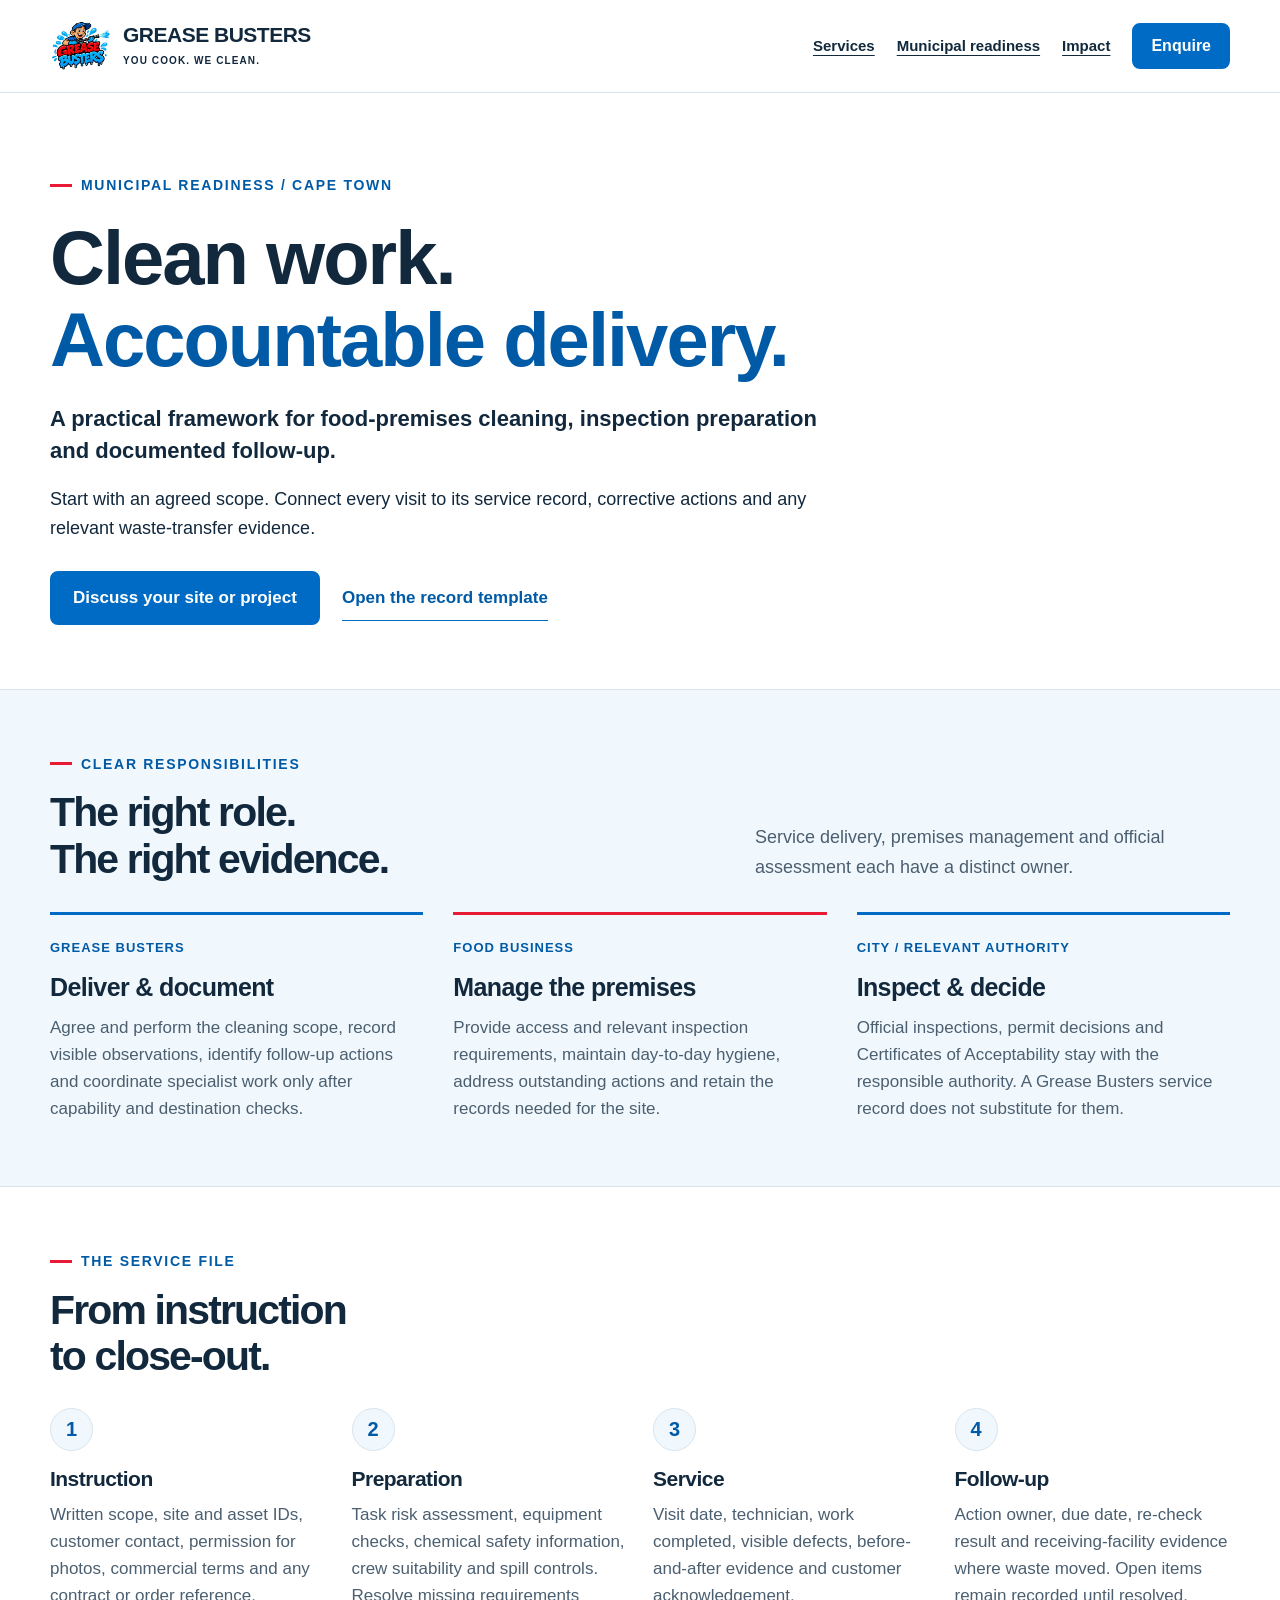
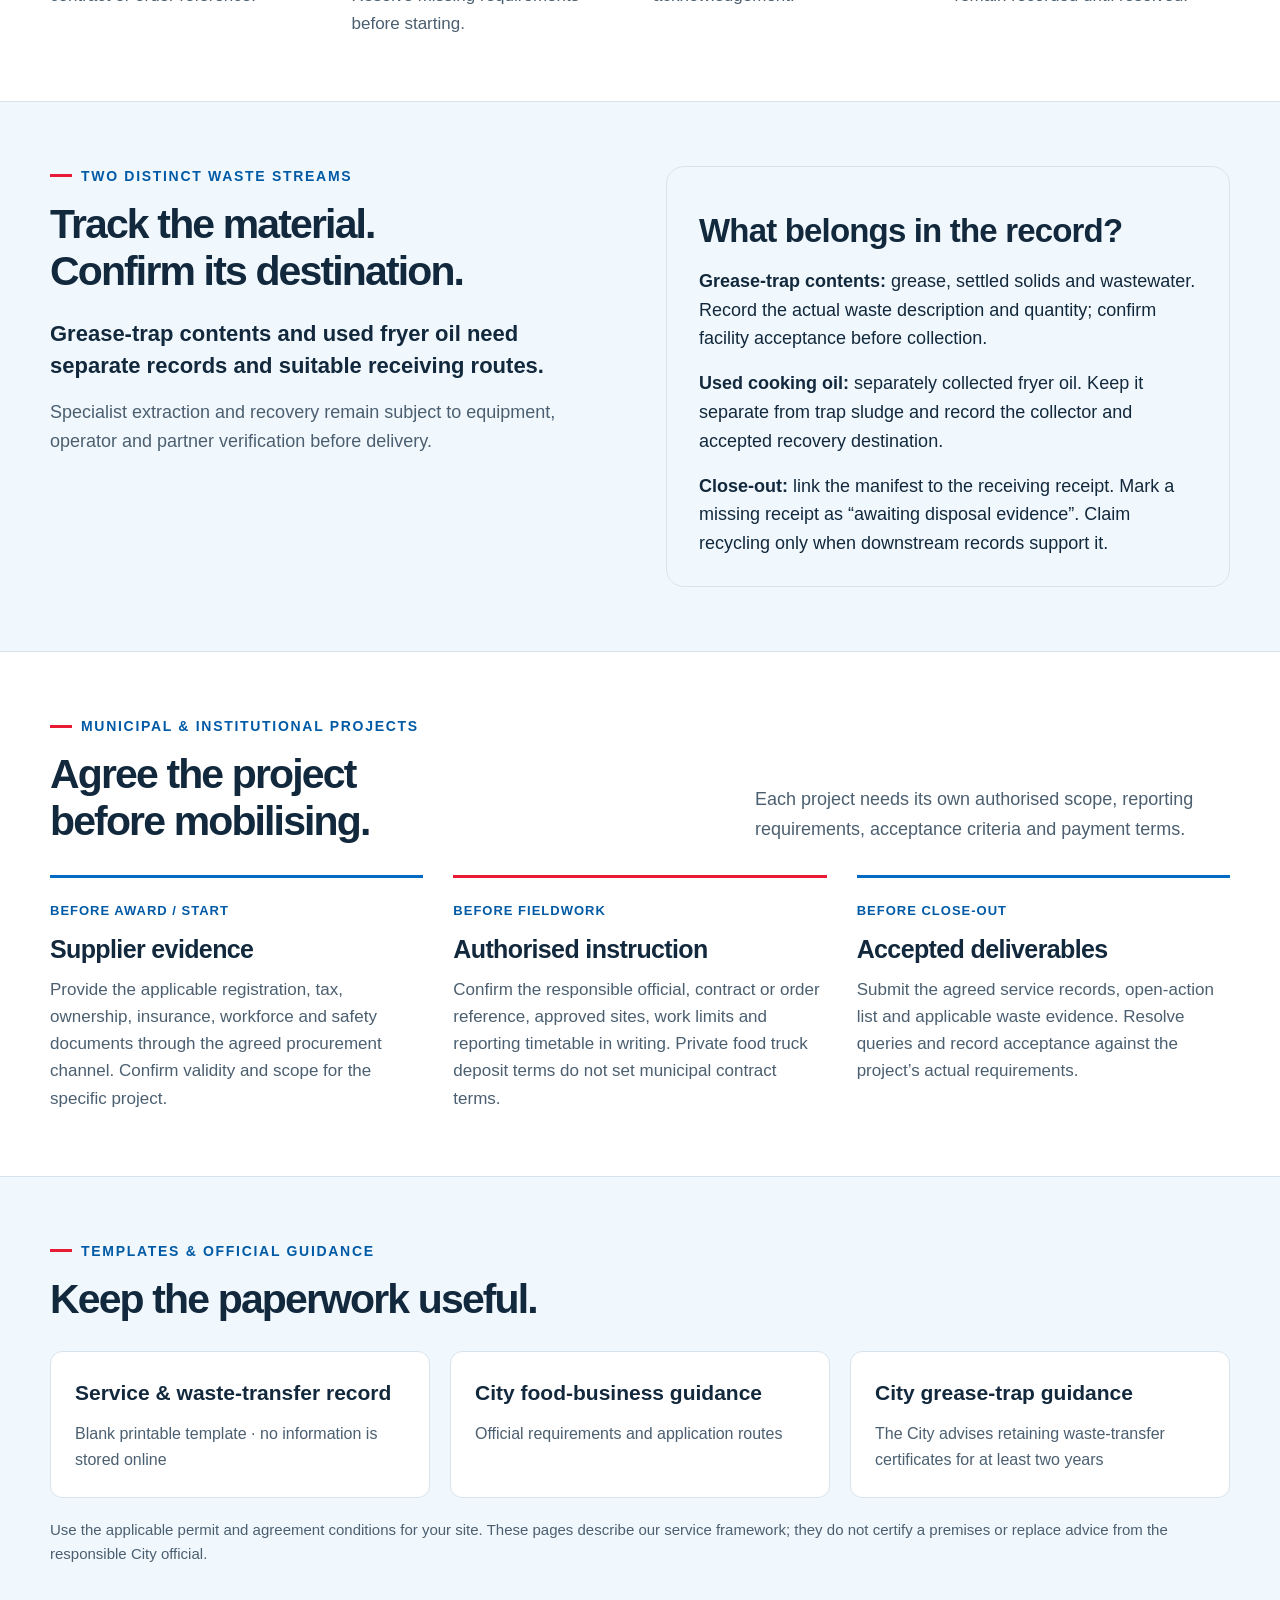
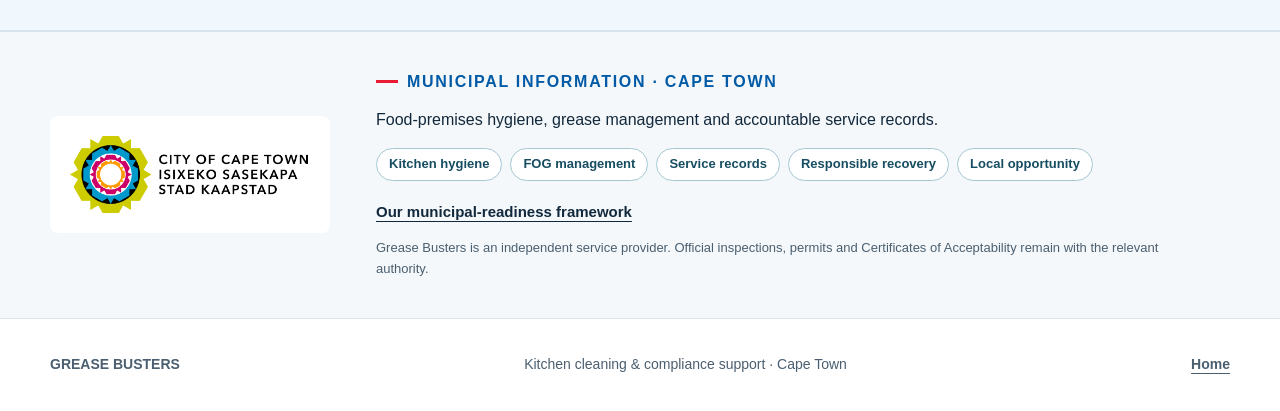
<file: municipal-readiness.html>
<!doctype html>
<html lang="en-ZA">
<head>
  <meta charset="utf-8">
  <meta name="viewport" content="width=device-width, initial-scale=1">
  <meta name="theme-color" content="#006bc4">
  <meta name="referrer" content="strict-origin-when-cross-origin">
  <title>Municipal Readiness | Grease Busters</title>
  <meta name="description" content="Grease Busters service responsibilities, inspection-readiness workflow and waste-transfer records for Cape Town food businesses.">
  <link rel="canonical" href="https://greasebusters.pages.dev/municipal-readiness.html">
  <meta name="google-site-verification" content="zK-5eiMAStPO1qG82xS5O9vZFDkJOGCdrTW2Tliuswg" />
  <meta property="og:type" content="website">
  <meta property="og:locale" content="en_ZA">
  <meta property="og:site_name" content="Grease Busters">
  <meta property="og:title" content="Municipal Readiness | Grease Busters">
  <meta property="og:description" content="Grease Busters service responsibilities, inspection-readiness workflow and waste-transfer records for Cape Town food businesses.">
  <meta property="og:url" content="https://greasebusters.pages.dev/municipal-readiness.html">
  <meta property="og:image" content="https://greasebusters.pages.dev/assets/grease-busters-social.png">
  <meta property="og:image:type" content="image/png">
  <meta property="og:image:width" content="480">
  <meta property="og:image:height" content="480">
  <meta property="og:image:alt" content="Grease Busters cleaning mascot logo">
  <meta name="twitter:card" content="summary">
  <meta name="twitter:title" content="Municipal Readiness | Grease Busters">
  <meta name="twitter:description" content="Grease Busters service responsibilities, inspection-readiness workflow and waste-transfer records for Cape Town food businesses.">
  <meta name="twitter:image" content="https://greasebusters.pages.dev/assets/grease-busters-social.png">
  <meta name="twitter:image:alt" content="Grease Busters cleaning mascot logo">
  <link rel="icon" type="image/svg+xml" href="assets/grease-busters-favicon.svg">
  <link rel="icon" type="image/png" sizes="96x96" href="assets/favicon.png">
  <link rel="apple-touch-icon" sizes="180x180" href="assets/apple-touch-icon.png">
  <link rel="preload" href="assets/grease-busters-logo.webp" as="image" type="image/webp" fetchpriority="high">
  <link rel="stylesheet" href="assets/styles.css?v=gb-municipal-2">

</head><body class="resource-page"><a class="skip-link" href="#main">Skip to content</a>
<header class="site-header"><div class="wrap header-inner"><a class="brand" href="index.html"><img src="assets/grease-busters-logo.webp" width="62" height="62" alt="Grease Busters"><span><strong>GREASE BUSTERS</strong><small>YOU COOK. WE CLEAN.</small></span></a><nav class="resource-nav" aria-label="Main navigation"><a href="index.html#services">Services</a><a href="municipal-readiness.html">Municipal readiness</a><a href="impact.html">Impact</a><a class="button button-small" href="index.html#contact">Enquire</a></nav></div></header>
<main id="main" tabindex="-1"><section class="section wrap resource-hero"><p class="eyebrow">Municipal readiness / Cape Town</p><h1>Clean work.<br><span>Accountable delivery.</span></h1><p class="lead">A practical framework for food-premises cleaning, inspection preparation and documented follow-up.</p><p>Start with an agreed scope. Connect every visit to its service record, corrective actions and any relevant waste-transfer evidence.</p><div class="actions section-actions"><a class="button" href="index.html#contact">Discuss your site or project</a><a class="text-link" href="service-record.html">Open the record template</a></div></section>
<section class="section tint-section"><div class="wrap"><div class="section-head"><div><p class="eyebrow">Clear responsibilities</p><h2>The right role.<br>The right evidence.</h2></div><p>Service delivery, premises management and official assessment each have a distinct owner.</p></div><div class="goals-grid"><article><span>GREASE BUSTERS</span><h3>Deliver &amp; document</h3><p>Agree and perform the cleaning scope, record visible observations, identify follow-up actions and coordinate specialist work only after capability and destination checks.</p></article><article><span>FOOD BUSINESS</span><h3>Manage the premises</h3><p>Provide access and relevant inspection requirements, maintain day-to-day hygiene, address outstanding actions and retain the records needed for the site.</p></article><article><span>CITY / RELEVANT AUTHORITY</span><h3>Inspect &amp; decide</h3><p>Official inspections, permit decisions and Certificates of Acceptability stay with the responsible authority. A Grease Busters service record does not substitute for them.</p></article></div></div></section>
<section class="section wrap"><p class="eyebrow">The service file</p><h2>From instruction<br>to close-out.</h2><ol class="booking-steps section-actions"><li><span class="step-number">1</span><h3>Instruction</h3><p>Written scope, site and asset IDs, customer contact, permission for photos, commercial terms and any contract or order reference.</p></li><li><span class="step-number">2</span><h3>Preparation</h3><p>Task risk assessment, equipment checks, chemical safety information, crew suitability and spill controls. Resolve missing requirements before starting.</p></li><li><span class="step-number">3</span><h3>Service</h3><p>Visit date, technician, work completed, visible defects, before-and-after evidence and customer acknowledgement.</p></li><li><span class="step-number">4</span><h3>Follow-up</h3><p>Action owner, due date, re-check result and receiving-facility evidence where waste moved. Open items remain recorded until resolved.</p></li></ol></section>
<section class="section tint-section"><div class="wrap story-grid"><div><p class="eyebrow">Two distinct waste streams</p><h2>Track the material.<br>Confirm its destination.</h2><p class="lead">Grease-trap contents and used fryer oil need separate records and suitable receiving routes.</p><p>Specialist extraction and recovery remain subject to equipment, operator and partner verification before delivery.</p></div><div class="story-panel"><h3>What belongs in the record?</h3><p><strong>Grease-trap contents:</strong> grease, settled solids and wastewater. Record the actual waste description and quantity; confirm facility acceptance before collection.</p><p><strong>Used cooking oil:</strong> separately collected fryer oil. Keep it separate from trap sludge and record the collector and accepted recovery destination.</p><p><strong>Close-out:</strong> link the manifest to the receiving receipt. Mark a missing receipt as “awaiting disposal evidence”. Claim recycling only when downstream records support it.</p></div></div></section>
<section class="section wrap"><div class="section-head"><div><p class="eyebrow">Municipal &amp; institutional projects</p><h2>Agree the project<br>before mobilising.</h2></div><p>Each project needs its own authorised scope, reporting requirements, acceptance criteria and payment terms.</p></div><div class="goals-grid"><article><span>BEFORE AWARD / START</span><h3>Supplier evidence</h3><p>Provide the applicable registration, tax, ownership, insurance, workforce and safety documents through the agreed procurement channel. Confirm validity and scope for the specific project.</p></article><article><span>BEFORE FIELDWORK</span><h3>Authorised instruction</h3><p>Confirm the responsible official, contract or order reference, approved sites, work limits and reporting timetable in writing. Private food truck deposit terms do not set municipal contract terms.</p></article><article><span>BEFORE CLOSE-OUT</span><h3>Accepted deliverables</h3><p>Submit the agreed service records, open-action list and applicable waste evidence. Resolve queries and record acceptance against the project’s actual requirements.</p></article></div></section>
<section class="section tint-section"><div class="wrap"><p class="eyebrow">Templates &amp; official guidance</p><h2>Keep the paperwork useful.</h2><div class="resource-links"><a href="service-record.html"><strong>Service &amp; waste-transfer record</strong><span>Blank printable template · no information is stored online</span></a><a href="https://www.capetown.gov.za/work-and-business/commercial-health-and-safety/environmental-health/regulations-for-food-businesses/"><strong>City food-business guidance</strong><span>Official requirements and application routes</span></a><a href="https://resource.capetown.gov.za/documentcentre/Documents/Graphics%20and%20educational%20material/Sewer_blockages_Grease_traps.pdf"><strong>City grease-trap guidance</strong><span>The City advises retaining waste-transfer certificates for at least two years</span></a></div><p class="scope-note">Use the applicable permit and agreement conditions for your site. These pages describe our service framework; they do not certify a premises or replace advice from the responsible City official.</p></div></section></main><section class="municipal-footer" aria-label="Municipal information"><div class="wrap municipal-footer-inner"><a class="municipal-mark" href="https://www.capetown.gov.za/" aria-label="City of Cape Town official website"><img src="assets/city-of-cape-town-logo.png" alt="City of Cape Town" width="280" height="95" loading="lazy"></a><div><p class="eyebrow">Municipal information · Cape Town</p><p>Food-premises hygiene, grease management and accountable service records.</p><ul class="service-tags" aria-label="Service focus"><li>Kitchen hygiene</li><li>FOG management</li><li>Service records</li><li>Responsible recovery</li><li>Local opportunity</li></ul><a href="municipal-readiness.html">Our municipal-readiness framework</a><p class="municipal-note">Grease Busters is an independent service provider. Official inspections, permits and Certificates of Acceptability remain with the relevant authority.</p></div></div></section>
<footer class="site-footer"><div class="wrap footer-inner"><strong>GREASE BUSTERS</strong><p>Kitchen cleaning &amp; compliance support · Cape Town</p><a href="index.html">Home</a></div></footer></body></html>
</file>
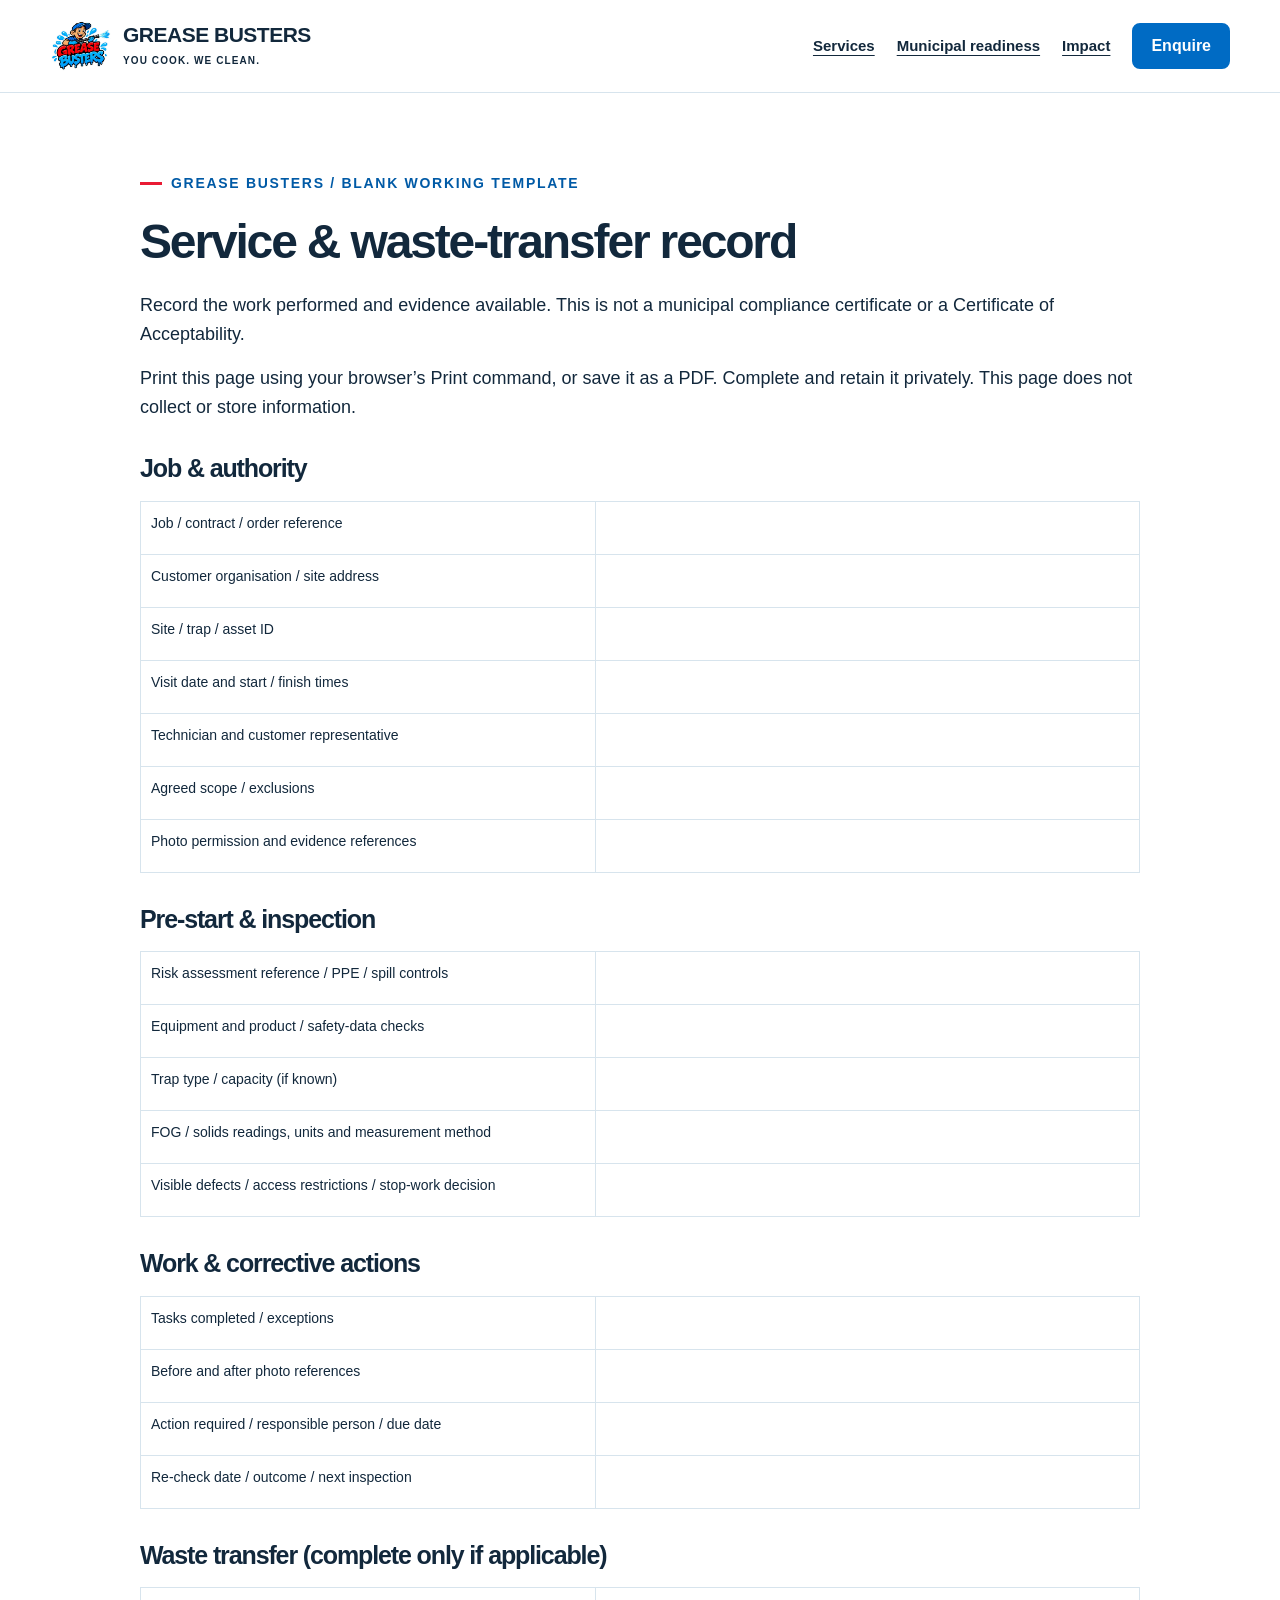
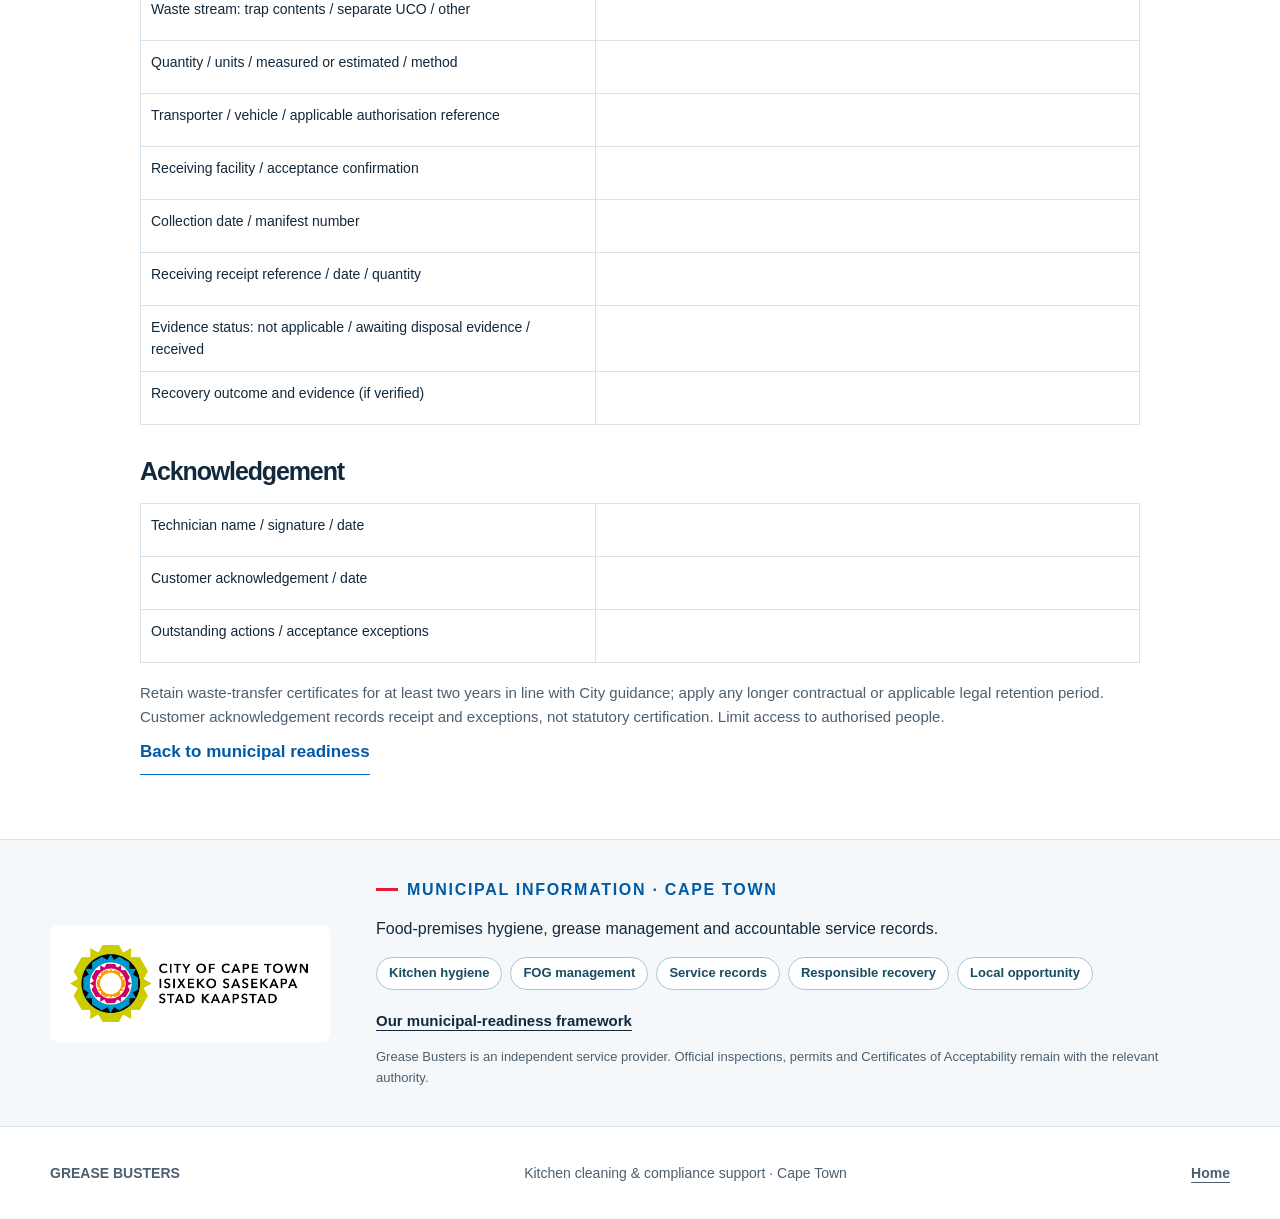
<file: service-record.html>
<!doctype html>
<html lang="en-ZA">
<head>
  <meta charset="utf-8">
  <meta name="viewport" content="width=device-width, initial-scale=1">
  <meta name="theme-color" content="#006bc4">
  <meta name="referrer" content="strict-origin-when-cross-origin">
  <title>Service Record Template | Grease Busters</title>
  <meta name="description" content="Blank printable cleaning and waste-transfer record. Complete and store privately.">
  <link rel="canonical" href="https://greasebusters.pages.dev/service-record.html">
  <meta name="google-site-verification" content="zK-5eiMAStPO1qG82xS5O9vZFDkJOGCdrTW2Tliuswg" />
  <meta property="og:type" content="website">
  <meta property="og:locale" content="en_ZA">
  <meta property="og:site_name" content="Grease Busters">
  <meta property="og:title" content="Service Record Template | Grease Busters">
  <meta property="og:description" content="Blank printable cleaning and waste-transfer record. Complete and store privately.">
  <meta property="og:url" content="https://greasebusters.pages.dev/service-record.html">
  <meta property="og:image" content="https://greasebusters.pages.dev/assets/grease-busters-social.png">
  <meta property="og:image:type" content="image/png">
  <meta property="og:image:width" content="480">
  <meta property="og:image:height" content="480">
  <meta property="og:image:alt" content="Grease Busters cleaning mascot logo">
  <meta name="twitter:card" content="summary">
  <meta name="twitter:title" content="Service Record Template | Grease Busters">
  <meta name="twitter:description" content="Blank printable cleaning and waste-transfer record. Complete and store privately.">
  <meta name="twitter:image" content="https://greasebusters.pages.dev/assets/grease-busters-social.png">
  <meta name="twitter:image:alt" content="Grease Busters cleaning mascot logo">
  <link rel="icon" type="image/svg+xml" href="assets/grease-busters-favicon.svg">
  <link rel="icon" type="image/png" sizes="96x96" href="assets/favicon.png">
  <link rel="apple-touch-icon" sizes="180x180" href="assets/apple-touch-icon.png">
  <link rel="preload" href="assets/grease-busters-logo.webp" as="image" type="image/webp" fetchpriority="high">
  <link rel="stylesheet" href="assets/styles.css?v=gb-municipal-2">

</head><body class="resource-page"><a class="skip-link" href="#main">Skip to content</a>
<header class="site-header"><div class="wrap header-inner"><a class="brand" href="index.html"><img src="assets/grease-busters-logo.webp" width="62" height="62" alt="Grease Busters"><span><strong>GREASE BUSTERS</strong><small>YOU COOK. WE CLEAN.</small></span></a><nav class="resource-nav" aria-label="Main navigation"><a href="index.html#services">Services</a><a href="municipal-readiness.html">Municipal readiness</a><a href="impact.html">Impact</a><a class="button button-small" href="index.html#contact">Enquire</a></nav></div></header>
<main id="main" tabindex="-1"><section class="section wrap record-sheet"><p class="eyebrow">Grease Busters / blank working template</p><h1>Service &amp; waste-transfer record</h1><p>Record the work performed and evidence available. This is not a municipal compliance certificate or a Certificate of Acceptability.</p><p class="print-help">Print this page using your browser’s Print command, or save it as a PDF. Complete and retain it privately. This page does not collect or store information.</p><section class="record-group"><h2>Job & authority</h2><dl><div><dt>Job / contract / order reference</dt><dd aria-label="Blank field">&nbsp;</dd></div><div><dt>Customer organisation / site address</dt><dd aria-label="Blank field">&nbsp;</dd></div><div><dt>Site / trap / asset ID</dt><dd aria-label="Blank field">&nbsp;</dd></div><div><dt>Visit date and start / finish times</dt><dd aria-label="Blank field">&nbsp;</dd></div><div><dt>Technician and customer representative</dt><dd aria-label="Blank field">&nbsp;</dd></div><div><dt>Agreed scope / exclusions</dt><dd aria-label="Blank field">&nbsp;</dd></div><div><dt>Photo permission and evidence references</dt><dd aria-label="Blank field">&nbsp;</dd></div></dl></section><section class="record-group"><h2>Pre-start & inspection</h2><dl><div><dt>Risk assessment reference / PPE / spill controls</dt><dd aria-label="Blank field">&nbsp;</dd></div><div><dt>Equipment and product / safety-data checks</dt><dd aria-label="Blank field">&nbsp;</dd></div><div><dt>Trap type / capacity (if known)</dt><dd aria-label="Blank field">&nbsp;</dd></div><div><dt>FOG / solids readings, units and measurement method</dt><dd aria-label="Blank field">&nbsp;</dd></div><div><dt>Visible defects / access restrictions / stop-work decision</dt><dd aria-label="Blank field">&nbsp;</dd></div></dl></section><section class="record-group"><h2>Work & corrective actions</h2><dl><div><dt>Tasks completed / exceptions</dt><dd aria-label="Blank field">&nbsp;</dd></div><div><dt>Before and after photo references</dt><dd aria-label="Blank field">&nbsp;</dd></div><div><dt>Action required / responsible person / due date</dt><dd aria-label="Blank field">&nbsp;</dd></div><div><dt>Re-check date / outcome / next inspection</dt><dd aria-label="Blank field">&nbsp;</dd></div></dl></section><section class="record-group"><h2>Waste transfer (complete only if applicable)</h2><dl><div><dt>Waste stream: trap contents / separate UCO / other</dt><dd aria-label="Blank field">&nbsp;</dd></div><div><dt>Quantity / units / measured or estimated / method</dt><dd aria-label="Blank field">&nbsp;</dd></div><div><dt>Transporter / vehicle / applicable authorisation reference</dt><dd aria-label="Blank field">&nbsp;</dd></div><div><dt>Receiving facility / acceptance confirmation</dt><dd aria-label="Blank field">&nbsp;</dd></div><div><dt>Collection date / manifest number</dt><dd aria-label="Blank field">&nbsp;</dd></div><div><dt>Receiving receipt reference / date / quantity</dt><dd aria-label="Blank field">&nbsp;</dd></div><div><dt>Evidence status: not applicable / awaiting disposal evidence / received</dt><dd aria-label="Blank field">&nbsp;</dd></div><div><dt>Recovery outcome and evidence (if verified)</dt><dd aria-label="Blank field">&nbsp;</dd></div></dl></section><section class="record-group"><h2>Acknowledgement</h2><dl><div><dt>Technician name / signature / date</dt><dd aria-label="Blank field">&nbsp;</dd></div><div><dt>Customer acknowledgement / date</dt><dd aria-label="Blank field">&nbsp;</dd></div><div><dt>Outstanding actions / acceptance exceptions</dt><dd aria-label="Blank field">&nbsp;</dd></div></dl></section><p class="scope-note">Retain waste-transfer certificates for at least two years in line with City guidance; apply any longer contractual or applicable legal retention period. Customer acknowledgement records receipt and exceptions, not statutory certification. Limit access to authorised people.</p><a class="text-link print-help" href="municipal-readiness.html">Back to municipal readiness</a></section></main><section class="municipal-footer" aria-label="Municipal information"><div class="wrap municipal-footer-inner"><a class="municipal-mark" href="https://www.capetown.gov.za/" aria-label="City of Cape Town official website"><img src="assets/city-of-cape-town-logo.png" alt="City of Cape Town" width="280" height="95" loading="lazy"></a><div><p class="eyebrow">Municipal information · Cape Town</p><p>Food-premises hygiene, grease management and accountable service records.</p><ul class="service-tags" aria-label="Service focus"><li>Kitchen hygiene</li><li>FOG management</li><li>Service records</li><li>Responsible recovery</li><li>Local opportunity</li></ul><a href="municipal-readiness.html">Our municipal-readiness framework</a><p class="municipal-note">Grease Busters is an independent service provider. Official inspections, permits and Certificates of Acceptability remain with the relevant authority.</p></div></div></section>
<footer class="site-footer"><div class="wrap footer-inner"><strong>GREASE BUSTERS</strong><p>Kitchen cleaning &amp; compliance support · Cape Town</p><a href="index.html">Home</a></div></footer></body></html>
</file>
<file: assets/styles.css>
:root{--blue:#006bc4;--blue-deep:#005aa6;--navy:#0c233c;--red:#e91b34;--red-dark:#c7112b;--ink:#12283c;--muted:#4b5f70;--ice:#f1f8fd;--line:#d7e4ed;--white:#fff;--max:1180px;--radius:18px}
*,*::before,*::after{box-sizing:border-box}
html{scroll-behavior:smooth;scroll-padding-top:104px}
body{margin:0;color:var(--ink);background:var(--white);font-family:Arial,Helvetica,sans-serif;font-size:18px;line-height:1.6;-webkit-font-smoothing:antialiased}
[hidden]{display:none!important}
a{color:inherit;text-underline-offset:4px}button,input,select,textarea{font:inherit}button,a{-webkit-tap-highlight-color:transparent}button{cursor:pointer}input,select,textarea{max-width:100%}input,textarea,select{color:var(--ink)}input[type=date]{min-width:0}button:disabled{cursor:not-allowed}
a:focus-visible,button:focus-visible,input:focus-visible,select:focus-visible,textarea:focus-visible,summary:focus-visible{outline:3px solid var(--red-dark);outline-offset:4px}
img{display:block;max-width:100%;height:auto}h1,h2,h3,p{margin:0}h1,h2,h3{line-height:1.14;letter-spacing:-.045em}.hero-slogan{font-size:clamp(76px,7.3vw,108px);font-weight:900;letter-spacing:-.065em;line-height:.99}h2{font-size:clamp(34px,3.2vw,46px);font-weight:800}h3{font-size:25px;font-weight:800;letter-spacing:-.025em}p+p{margin-top:14px}strong{font-weight:750}svg{display:block;fill:none;stroke:currentColor;stroke-width:2;stroke-linecap:round;stroke-linejoin:round;flex-shrink:0}
.wrap{width:min(var(--max),calc(100% - 64px));margin-inline:auto}.section{padding-block:64px}.eyebrow{font-size:14px;font-weight:800;letter-spacing:1.7px;line-height:1.45;color:var(--blue-deep);text-transform:uppercase;display:flex;align-items:center;gap:9px}.eyebrow::before{content:'';height:3px;width:22px;background:var(--red);flex-shrink:0}.eyebrow+.hero-slogan,.eyebrow+h2{margin-top:15px}.lead{font-size:22px;font-weight:700;color:var(--ink);line-height:1.45}.actions{display:flex;align-items:center;flex-wrap:wrap;gap:22px}.button{display:inline-flex;align-items:center;justify-content:center;gap:13px;min-height:52px;padding:13px 21px;border:2px solid var(--blue);border-radius:8px;background:var(--blue);color:var(--white);text-decoration:none;font-size:17px;font-weight:700;line-height:1.4;text-align:center;transition:background .14s,border-color .14s}.button:hover{background:var(--blue-deep);border-color:var(--blue-deep)}.button-small{min-height:46px;padding:10px 17px;font-size:16px}.button-outline{color:var(--blue-deep);background:transparent;border-color:var(--line)}.button-outline:hover{background:var(--ice);border-color:var(--blue)}.button-white{background:white;border-color:white;color:var(--blue-deep)}.button-white:hover{background:#dfedff;border-color:#dfedff}.text-link{display:inline-flex;align-items:center;gap:10px;font-weight:700;font-size:17px;min-height:46px;text-decoration:none;border-bottom:1px solid var(--blue);color:var(--blue-deep)}.text-link:hover{color:var(--navy)}.skip-link{position:absolute;top:-90px;left:20px;z-index:100;background:white;padding:12px 18px}.skip-link:focus{top:10px}
.topbar{background:var(--navy);color:#fff;font-size:14px}.topbar-inner{display:flex;justify-content:space-between;align-items:center;gap:15px;min-height:36px;padding-block:4px}.topbar-inner span:last-child{color:#d2eafa}.site-header{border-bottom:1px solid var(--line);position:sticky;top:0;background:white;z-index:20}.header-inner{min-height:92px;display:flex;align-items:center;justify-content:space-between;gap:28px}.brand{display:flex;align-items:center;gap:11px;text-decoration:none;flex-shrink:0}.brand>img{width:62px;height:62px}.brand strong{font-size:21px;letter-spacing:-.5px;line-height:1.1;display:block;font-weight:900}.brand strong span{color:var(--blue)}.brand small{font-size:10px;letter-spacing:1.1px;font-weight:800;display:block;margin-top:6px}.main-nav{display:flex;align-items:center;gap:24px;font-size:15px;font-weight:700}.main-nav>a:not(.button){text-decoration:none;padding-block:12px}.main-nav>a:not(.button):hover{color:var(--blue);text-decoration:underline}.menu-toggle{background:white;border:1px solid var(--line);min-height:44px;border-radius:7px;padding:9px 12px;display:flex;align-items:center;gap:8px;font-size:15px;font-weight:700}
.hero{display:grid;grid-template-columns:1.13fr 1fr;gap:30px;align-items:center;padding-top:45px;padding-bottom:44px;position:relative}.hero .hero-slogan span{color:var(--blue)}.hero-lead{font-size:26px;line-height:1.32;font-weight:750;letter-spacing:-.6px;margin-top:24px}.hero-description{max-width:540px;color:var(--muted);margin-top:14px;font-size:19px;line-height:1.62}.hero .actions{margin-top:25px}.hero-note{display:flex;gap:10px;flex-wrap:wrap;font-size:16px;margin-top:18px;color:var(--muted)}.hero-note strong{color:var(--blue-deep)}.hero-art{position:relative;min-width:0;display:flex;align-items:center;flex-direction:column;justify-content:center}.hero-logo{width:430px;position:relative;z-index:1}.art-circle{position:absolute;inset:4% 4% 11% 4%;border-radius:50%;background:var(--ice);z-index:0}.art-caption{display:flex;gap:12px;align-items:center;position:relative;margin-top:13px;font-size:16px;line-height:1.4;color:var(--muted)}.art-caption strong{color:var(--ink)}.caption-line{height:37px;width:4px;border-radius:5px;background:var(--red)}
.identity-strip{border-block:1px solid var(--line);background:#fbfdff}.identity-grid{display:grid;grid-template-columns:repeat(3,1fr);padding-block:22px;gap:25px}.identity-grid>div{display:flex;flex-direction:column;line-height:1.5;padding-left:20px;border-left:3px solid var(--red)}.identity-grid strong{font-size:18px}.identity-grid span{font-size:15px;color:var(--muted)}
.story-grid{display:grid;grid-template-columns:1fr 1fr;gap:52px;align-items:start}.story-grid .lead{margin-top:24px}.story-grid p:not(.eyebrow):not(.lead){color:var(--muted);margin-top:16px}.story-panel{background:var(--ice);border:1px solid var(--line);padding:30px 32px 28px;border-radius:var(--radius);position:relative;overflow:hidden;isolation:isolate}.story-panel h3{font-size:33px;line-height:1.18;margin-top:15px}.story-panel p,.story-panel h3,.story-signoff{position:relative;z-index:1}.story-panel p:not(.eyebrow){color:var(--ink)!important}.story-signoff{margin-top:22px;padding-top:18px;border-top:1px solid #cadde9;font-size:17px;line-height:1.6}.story-signoff strong{color:var(--blue-deep)}.story-watermark{position:absolute;width:370px;right:-40px;bottom:-80px;opacity:.08;z-index:0;pointer-events:none}.timeline{display:grid;grid-template-columns:repeat(3,1fr);gap:28px;margin-top:34px;padding-top:17px;border-top:1px solid var(--line)}.timeline>div{position:relative;padding-top:7px}.timeline-dot{position:absolute;top:-24px;left:0;height:11px;width:11px;border:2px solid white;border-radius:50%;background:var(--blue)}.timeline strong{color:var(--blue-deep);font-size:16px}.timeline h3{font-size:21px;margin-top:8px;letter-spacing:-.4px}.timeline p{font-size:16px;color:var(--muted);margin-top:7px;max-width:290px}
.tint-section{background:var(--ice);border-block:1px solid var(--line)}.section-head{display:flex;align-items:flex-end;justify-content:space-between;gap:50px;margin-bottom:30px}.section-head>p{max-width:475px;color:var(--muted);font-size:18px;line-height:1.65}.price-grid{display:grid;grid-template-columns:repeat(3,minmax(0,1fr));gap:20px}.price-card{border:1px solid #cbdce8;border-radius:var(--radius);background:white;padding:25px 25px 23px;display:flex;flex-direction:column}.price-card.highlighted{border:2px solid var(--blue);padding:24px 24px 22px}.package-top{display:flex;justify-content:space-between;align-items:center;gap:12px;margin-bottom:18px}.package-number{background:var(--ice);color:var(--blue-deep);font-size:14px;font-weight:800;padding:5px 8px;border-radius:5px}.highlighted .package-number{background:var(--blue);color:white}.package-fit{font-size:14px;color:var(--muted)}.price-card h3{font-size:28px}.price{font-size:44px;font-weight:800;line-height:1.2;letter-spacing:-1.9px;color:var(--blue-deep);margin-top:13px;white-space:nowrap}.price>span{font-size:15px;letter-spacing:0;font-weight:500;display:block;margin-bottom:3px;color:var(--muted)}.package-description{margin-top:15px;font-size:17px;color:var(--muted);line-height:1.5;min-height:52px}.check-list{list-style:none;padding:0;margin:22px 0;flex:1;display:flex;flex-direction:column;gap:10px;font-size:16px;line-height:1.5}.check-list li{position:relative;padding-left:25px}.check-list li::before{content:'';position:absolute;left:2px;top:6px;height:11px;width:7px;border:solid var(--blue);border-width:0 2px 2px 0;transform:rotate(45deg)}.deposit-line{border-top:1px solid var(--line);padding-top:16px;margin-bottom:18px}.deposit-line strong{display:block;font-size:17px}.deposit-line span{display:block;font-size:14px;line-height:1.5;color:var(--muted);margin-top:3px}.price-card>.button{width:100%;font-size:16px;padding-inline:11px}.scope-note{font-size:15px;color:var(--muted);margin-top:20px}.scope-note strong{color:var(--ink)}.pricing-explainer{display:grid;grid-template-columns:1fr 1fr;gap:36px;margin-top:28px;align-items:center}.pricing-explainer h3,.deposit-calculator h3{font-size:23px}.pricing-explainer p{margin-top:10px;color:var(--muted);font-size:17px}.quote-equation{padding:21px 25px;background:#fff;border:1px solid var(--line);border-radius:12px;display:grid;grid-template-columns:1fr;line-height:1.5;position:relative}.quote-equation span{font-size:17px}.quote-equation b{position:absolute;right:25px;color:var(--red);font-size:23px;top:44px}.quote-equation b:nth-of-type(2){display:none}.quote-equation span:nth-of-type(2){padding-top:6px}.quote-equation strong{padding-top:11px;margin-top:11px;border-top:1px solid var(--line);font-size:20px;color:var(--blue-deep)}.deposit-calculator{margin-top:24px;padding:23px 25px;border:1px solid #cbdce8;border-radius:12px;background:white;display:grid;grid-template-columns:1.1fr .7fr 1fr;gap:24px;align-items:center}.deposit-calculator>div>p{font-size:15px;color:var(--muted);margin-top:8px}.calc-controls label{font-size:15px;font-weight:700;display:block;margin-bottom:7px}.calc-controls input{width:100%;font-size:20px;font-weight:700;border-radius:6px;border:1px solid #8fa4b5;padding:9px 12px;height:49px}.calc-controls>span{font-size:13px;display:block;color:var(--muted);margin-top:4px}.calc-results{display:grid;grid-template-columns:1fr 1fr;gap:14px}.calc-results>div>span{display:block;font-size:14px;line-height:1.4;color:var(--muted)}.calc-results strong{display:block;white-space:nowrap;font-size:27px;line-height:1.4;color:var(--blue-deep);letter-spacing:-1px;margin-top:5px}.calc-results #calc-error{grid-column:1/-1;color:var(--red-dark);font-size:14px}
.booking-steps{display:grid;grid-template-columns:repeat(4,1fr);padding:0;margin:0;list-style:none;gap:26px}.step-number{display:inline-flex;align-items:center;justify-content:center;width:43px;height:43px;border-radius:50%;background:var(--ice);color:var(--blue-deep);font-size:20px;font-weight:800;border:1px solid var(--line);margin-bottom:16px}.booking-steps h3{font-size:21px}.booking-steps p{font-size:17px;color:var(--muted);margin-top:10px}.booking-notes{margin-top:32px;display:grid;grid-template-columns:1fr 1fr;gap:26px;align-items:stretch}.booking-notes>div{padding:24px;border:1px solid var(--line);border-radius:12px}.booking-notes h3{font-size:23px}.booking-notes p{font-size:16px;color:var(--muted);margin-top:10px}.booking-notes p strong{color:var(--ink)}.referral-note{display:flex;align-items:center;gap:12px;justify-content:space-between;background:var(--ice)}.referral-note .eyebrow{font-size:12px}.referral-note h3{margin-top:10px;font-size:21px}.referral-value{font-size:69px;color:var(--blue-deep);letter-spacing:-4px;line-height:1;white-space:nowrap}.referral-value span{font-size:37px;letter-spacing:-2px}
.community-section{background:var(--navy);color:white;position:relative}.community-section h2{font-size:clamp(34px,3.3vw,47px);line-height:1.18}.eyebrow.light{color:#84cdfb}.community-intro{display:grid;grid-template-columns:1fr 1fr;gap:54px;align-items:center}.community-intro>div:last-child{color:#dae7f1;font-size:18px;line-height:1.65}.impact-grid{display:grid;grid-template-columns:repeat(3,1fr);gap:19px;margin-top:33px}.impact-grid article{background:#16324b;border:1px solid #36526b;border-radius:13px;padding:25px;display:flex;flex-direction:column}.impact-label{color:#94d5ff;font-size:13px;font-weight:700;letter-spacing:.9px;text-transform:uppercase}.impact-grid h3{font-size:25px;line-height:1.25;margin-top:14px;letter-spacing:-.5px}.impact-grid p{margin-top:15px;font-size:17px;color:#d9e7f1;flex:1}.community-org{border-top:1px solid #3d566b;margin-top:23px;padding-top:17px;color:white;font-weight:700;font-size:16px}.community-org img{max-height:80px;max-width:180px;object-fit:contain;margin-bottom:10px;background:white;padding:6px;border-radius:6px}.community-note{color:#b9ccdd;font-size:14px;margin-top:18px}.community-bottom{display:flex;align-items:center;justify-content:space-between;gap:30px;padding-top:25px;margin-top:24px;border-top:1px solid #3d566b}.community-bottom p{font-size:21px;line-height:1.55;color:#d9e7f1}.community-bottom p strong{color:white}.community-bottom .button{font-size:16px}.community-section a:focus-visible{outline-color:white}
.work-grid{display:grid;grid-template-columns:.9fr 1.1fr;gap:52px;align-items:center}.work-art{position:relative;background:var(--ice);border-radius:var(--radius);overflow:hidden;aspect-ratio:1.25;display:flex;align-items:center;justify-content:center}.work-art img{width:97%;height:auto}.work-grid p:not(.eyebrow){color:var(--muted);margin-top:19px;font-size:18px}.work-grid .text-link{margin-top:13px}.jobs-banner{margin-top:37px;background:#f8fbfe;border:1px solid var(--line);border-left:5px solid var(--blue);border-radius:11px;padding:27px 30px;display:flex;align-items:center;gap:35px;justify-content:space-between}.jobs-banner>div{max-width:770px}.jobs-banner h3{margin-top:10px;font-size:27px}.jobs-banner p:not(.eyebrow){margin-top:12px;color:var(--muted);font-size:17px}.jobs-banner .button{flex-shrink:0;max-width:220px;font-size:16px}.jobs-banner .eyebrow{font-size:12px}
.goals-section{background:var(--ice);border-block:1px solid var(--line)}.goals-grid{display:grid;grid-template-columns:repeat(3,1fr);gap:30px}.goals-grid article{border-top:3px solid var(--blue);padding-top:17px}.goals-grid article:nth-child(2){border-color:var(--red)}.goals-grid article>span{font-size:13px;letter-spacing:1px;font-weight:800;color:var(--blue-deep)}.goals-grid h3{margin-top:12px;font-size:25px}.goals-grid p{font-size:17px;color:var(--muted);margin-top:12px}.tips-grid{display:grid;grid-template-columns:repeat(3,1fr);gap:30px}.tip-number{color:var(--blue-deep);font-size:17px;font-weight:800;display:block;border-bottom:2px solid var(--red);width:24px;text-align:center;padding-bottom:5px;margin-bottom:14px}.tips-grid h3{font-size:23px}.tips-grid p{font-size:17px;color:var(--muted);margin-top:11px}.guidance-details{margin-top:26px;font-size:15px;border:1px solid var(--line);border-radius:8px;background:#fbfdff}.guidance-details summary{font-weight:700;padding:14px 20px;cursor:pointer;min-height:48px}.guidance-details>div{padding:3px 20px 19px;color:var(--muted)}.guidance-details a{color:var(--blue-deep)}
.faq-section{background:#f8fbfe;border-block:1px solid var(--line)}.faq-grid{display:grid;grid-template-columns:.8fr 1.2fr;gap:80px;align-items:start}.faq-grid>div:first-child>p:not(.eyebrow){margin-top:20px;color:var(--muted);max-width:355px}.faq-grid .text-link{margin-top:15px}.faq-list details{border-bottom:1px solid #cddde9}.faq-list details:first-child{border-top:1px solid #cddde9}.faq-list summary{cursor:pointer;position:relative;font-size:18px;font-weight:700;list-style:none;display:block;padding:20px 37px 20px 0;line-height:1.5}.faq-list summary::-webkit-details-marker{display:none}.faq-list summary::after{content:'+';position:absolute;right:4px;top:19px;color:var(--blue-deep);font-size:24px;line-height:1.3}.faq-list details[open] summary::after{content:'-'} .faq-list details>p{color:var(--muted);font-size:17px;padding-bottom:21px;line-height:1.65}.faq-list a{color:var(--blue-deep)}
.contact-grid{display:grid;grid-template-columns:.85fr 1.15fr;gap:64px;align-items:start}.contact-copy>p:not(.eyebrow){color:var(--muted);font-size:19px;max-width:415px;margin-top:20px}.contact-method{margin-top:27px}.contact-method>span{display:block;font-size:13px;font-weight:800;letter-spacing:1.5px;color:var(--blue-deep);margin-bottom:5px}.contact-phone{font-size:34px;font-weight:800;letter-spacing:-1.1px;text-decoration:none;line-height:1.4}.contact-phone:hover{text-decoration:underline}.contact-phone>span{font-size:24px;color:var(--blue-deep)}.contact-email{font-size:19px;font-weight:700;text-decoration-thickness:1px;overflow-wrap:anywhere}.contact-location{padding-top:22px;margin-top:25px;border-top:1px solid var(--line)}.contact-location strong,.contact-location span{display:block}.contact-location strong{font-size:18px}.contact-location span{font-size:16px;color:var(--muted);margin-top:3px}.contact-extra{margin-top:25px;padding:19px 21px;border-left:3px solid var(--blue);background:var(--ice);border-radius:0 9px 9px 0}.contact-extra strong{font-size:18px}.contact-extra p{font-size:16px;color:var(--muted);margin-top:7px}.enquiry-card{border:1px solid var(--line);border-radius:var(--radius);padding:28px;background:#f8fbfe}.enquiry-card h3{font-size:27px}.form-intro{font-size:16px;color:var(--muted);margin-top:9px}.form-grid{display:grid;grid-template-columns:1fr 1fr;gap:17px 15px;margin-top:23px}.field{min-width:0}.field.wide{grid-column:1/-1}.field label{display:block;font-size:15px;font-weight:700;line-height:1.45;margin-bottom:7px}.field label>span{font-weight:400;font-size:13px;color:var(--muted)}.field input,.field textarea,.field select{display:block;width:100%;border:1px solid #8299ab;border-radius:6px;background:white;padding:11px 12px;font-size:16px;min-height:48px;line-height:1.5}.field textarea{resize:vertical;min-height:110px}.field select{padding-right:20px}.field input::placeholder,.field textarea::placeholder{color:#5b6e7d;opacity:1}.field>small{font-size:13px;line-height:1.45;display:block;margin-top:4px;color:var(--muted)}.form-notice{font-size:14px;color:var(--muted);margin-top:19px!important;line-height:1.55}.form-notice strong{color:var(--ink)}.form-actions{display:grid;grid-template-columns:1fr;gap:10px;margin-top:18px}.form-actions .button{width:100%;font-size:16px}.privacy-note{font-size:13px;line-height:1.55;color:var(--muted);margin-top:16px}.enquiry-status{font-size:15px;line-height:1.5;margin-top:15px;background:#e2eff9;border:1px solid var(--line);border-radius:6px;padding:12px 15px}.enquiry-status a{display:inline-block;margin-top:5px;font-weight:700;color:var(--blue-deep)}#message-fallback{margin-top:15px}#message-fallback label{font-size:15px;font-weight:700}#message-fallback textarea{width:100%;font-size:15px;padding:10px;min-height:100px;resize:vertical;border:1px solid var(--line);margin-top:5px}#message-fallback p{font-size:14px;color:var(--muted)}.copy-button{border:1px solid var(--blue);color:var(--blue-deep);background:white;padding:9px 13px;min-height:44px;border-radius:5px;font-size:15px;font-weight:700;margin-block:8px}.connected-links{margin-top:20px;display:flex;flex-direction:column;gap:12px}.connected-links .button{font-size:16px}.no-js-note{padding:16px;border:1px solid var(--line);background:white;margin-top:20px;font-size:16px}
.closing-band{background:var(--blue-deep);color:white}.closing-band>.wrap{padding-block:31px;display:flex;align-items:center;justify-content:space-between;gap:30px}.closing-band p{font-size:25px;line-height:1.4;letter-spacing:-.4px}.closing-band a:focus-visible{outline-color:white}.footer-inner{display:flex;align-items:center;justify-content:space-between;gap:22px;padding-block:24px;font-size:14px;color:var(--muted)}.footer-brand{display:flex;align-items:center;gap:12px}.footer-brand img{width:54px;height:54px}.footer-brand strong,.footer-brand span{display:block}.footer-brand strong{font-size:16px;color:var(--ink)}.footer-brand span{font-size:13px}.footer-inner>a{min-height:44px;display:inline-flex;align-items:center;gap:9px;font-weight:700}.mobile-contact{display:none}
@media(min-width:1550px){.hero{padding-block:50px}}
@media(max-width:1100px){.main-nav{gap:16px;font-size:14px}.brand strong{font-size:19px}.brand>img{width:54px;height:54px}.brand small{font-size:9px}.main-nav .button{font-size:14px}.header-inner{gap:18px}.hero{gap:22px}.hero .hero-slogan{font-size:87px}.hero-lead{font-size:24px}.hero-art .hero-logo{width:390px}.story-grid{gap:32px}.price-card{padding:22px 20px}.price-card.highlighted{padding:21px 19px}.price-card h3{font-size:25px}.price{font-size:39px}.package-fit{font-size:12px}.deposit-calculator{grid-template-columns:1fr 1fr;gap:22px}.deposit-calculator>div:first-child{grid-column:1/-1}.calc-results strong{font-size:29px}.contact-grid{gap:35px}.contact-email{font-size:17px}.contact-phone{font-size:30px}.jobs-banner .button{max-width:190px}.community-intro{gap:35px}.impact-grid article{padding:21px}.impact-grid h3{font-size:23px}.faq-grid{gap:45px}.work-grid{gap:32px}.enquiry-card{padding:24px}}
@media(max-width:900px){.wrap{width:calc(100% - 44px)}.site-header .header-inner{flex-wrap:wrap;padding-block:12px;min-height:84px}.main-nav{width:100%;justify-content:space-between;gap:15px;padding-top:7px;border-top:1px solid var(--line);font-size:15px}.has-js .main-nav{display:none}.has-js .main-nav.open{display:flex}.has-js .menu-toggle{display:flex}.hero .hero-slogan{font-size:78px}.hero-lead{font-size:23px}.hero-description{font-size:18px}.hero .actions{gap:12px}.hero .button{font-size:16px;padding-inline:15px}.hero .text-link{font-size:16px}.hero-note{font-size:14px}.hero-logo{width:350px!important}.art-caption{font-size:14px}.identity-grid{gap:17px}.identity-grid strong{font-size:16px}.identity-grid span{font-size:13px}.story-grid{gap:28px}.story-panel{padding:25px}.story-panel h3{font-size:29px}.story-grid .lead{font-size:21px}.section{padding-block:52px}.section-head{gap:28px}.section-head>p{max-width:360px;font-size:17px}.price-grid{gap:12px}.price-card{padding:21px 16px}.price-card.highlighted{padding:20px 15px}.price-card h3{font-size:23px}.package-fit{font-size:12px;line-height:1.3;max-width:110px;text-align:right}.price{font-size:35px}.package-description{font-size:16px;min-height:72px}.check-list{font-size:15px}.deposit-line span{font-size:13px}.price-card>.button{font-size:14px;padding-inline:8px;gap:8px}.booking-steps{grid-template-columns:repeat(2,1fr);gap:26px 32px}.booking-notes{gap:18px}.referral-note{gap:8px}.referral-note .referral-value{font-size:49px;letter-spacing:-3px}.referral-value span{font-size:28px}.community-intro{gap:28px}.community-section h2{font-size:36px}.impact-grid{gap:13px}.impact-grid article{padding:20px 17px}.impact-grid h3{font-size:21px}.impact-grid p{font-size:16px}.impact-label{font-size:11px;letter-spacing:.5px}.community-org{font-size:14px}.community-bottom{gap:22px}.community-bottom p{font-size:19px}.community-bottom .button{font-size:15px;max-width:270px}.work-grid{grid-template-columns:.8fr 1.2fr}.work-grid h2{font-size:34px}.jobs-banner{padding:24px;gap:24px}.jobs-banner .button{font-size:15px}.goals-grid{gap:24px}.goals-grid h3{font-size:23px}.tips-grid{gap:25px}.tips-grid h3{font-size:21px}.contact-grid{grid-template-columns:.8fr 1.2fr;gap:26px}.contact-phone{font-size:27px}.contact-email{font-size:16px}.enquiry-card{padding:22px}.form-grid{grid-template-columns:1fr}.field.wide{grid-column:auto}.contact-copy>p:not(.eyebrow){font-size:18px}.closing-band p{font-size:22px}.closing-band .button{font-size:16px}}
@media(min-width:901px){.menu-toggle{display:none!important}}
@media(max-width:680px){html{scroll-padding-top:88px}body{font-size:18px;padding-bottom:73px}.wrap{width:calc(100% - 36px)}.topbar{font-size:12px}.topbar-inner{min-height:31px;gap:8px}.header-inner{gap:12px!important}.brand>img{width:48px;height:48px}.brand strong{font-size:19px}.brand small{font-size:9px;letter-spacing:.8px}.brand{gap:9px}.site-header .header-inner{padding-block:11px;min-height:72px}.menu-toggle{font-size:14px;padding-inline:10px;min-height:44px}.main-nav,.has-js .main-nav.open{display:grid;grid-template-columns:1fr 1fr;gap:8px 18px;padding-top:12px;padding-bottom:5px}.main-nav .button{grid-column:1/-1;min-height:47px;font-size:16px}.main-nav>a:not(.button){font-size:16px;padding-block:9px}.hero{padding-top:31px;padding-bottom:26px;grid-template-columns:1fr;gap:19px}.hero .eyebrow{font-size:12px;letter-spacing:1.4px}.hero .hero-slogan{font-size:clamp(66px,18vw,91px);margin-top:16px}.hero-lead{font-size:25px;margin-top:22px;line-height:1.3}.hero-description{font-size:18px;line-height:1.62;margin-top:14px}.hero .actions{margin-top:22px;gap:13px}.hero .button{font-size:17px;padding:13px 19px}.hero .text-link{font-size:16px}.hero-note{font-size:15px;gap:7px;margin-top:15px}.hero-art{width:100%;max-width:290px;justify-self:center}.hero-logo{width:265px!important}.art-circle{inset:3% 3% 17%}.art-caption{margin-top:5px;font-size:14px}.caption-line{height:30px}.identity-grid{grid-template-columns:1fr;padding-block:20px;gap:15px}.identity-grid>div{padding-left:14px}.identity-grid strong{font-size:17px}.identity-grid span{font-size:15px}.section{padding-block:40px}.eyebrow{font-size:12px;letter-spacing:1.5px}h2{font-size:36px;line-height:1.14}h3{font-size:25px}.story-grid{grid-template-columns:1fr;gap:25px}.story-grid .lead{margin-top:19px;font-size:21px}.story-grid p:not(.eyebrow):not(.lead){font-size:18px;line-height:1.65}.story-panel{padding:25px 23px}.story-panel h3{font-size:30px}.story-panel p{font-size:17px!important}.story-panel .eyebrow{font-size:12px!important}.timeline{grid-template-columns:1fr;margin-top:26px;margin-left:4px;padding:0 0 0 23px;border-top:0;border-left:1px solid var(--line);gap:20px}.timeline>div{padding:0}.timeline-dot{top:7px;left:-29px}.timeline h3{font-size:21px;margin-top:5px}.timeline p{font-size:16px;margin-top:5px;max-width:none}.section-head{display:block;margin-bottom:24px}.section-head>p{margin-top:18px;max-width:none;font-size:18px}.price-grid{grid-template-columns:1fr;gap:17px}.price-card{padding:25px}.price-card.highlighted{padding:24px}.package-top{margin-bottom:16px}.package-fit{max-width:none;font-size:14px}.price-card h3{font-size:28px}.price{font-size:45px}.price>span{font-size:15px}.package-description{font-size:18px;min-height:0}.check-list{font-size:17px;margin-block:20px;gap:10px}.deposit-line strong{font-size:18px}.deposit-line span{font-size:14px}.price-card>.button{font-size:17px;min-height:51px}.scope-note{font-size:15px;line-height:1.6}.pricing-explainer{grid-template-columns:1fr;gap:19px;margin-top:25px}.pricing-explainer p{font-size:17px}.quote-equation{padding:22px}.quote-equation span{font-size:17px}.deposit-calculator{padding:23px;grid-template-columns:1fr;gap:20px}.deposit-calculator>div:first-child{grid-column:auto}.deposit-calculator h3{font-size:24px}.deposit-calculator>div>p{font-size:15px}.calc-controls label{font-size:16px}.calc-results strong{font-size:28px}.calc-controls>span{font-size:14px}.calc-results>div>span{font-size:15px}.booking-steps{grid-template-columns:1fr;gap:24px}.booking-steps li{padding-left:60px;position:relative}.step-number{position:absolute;left:0;top:1px;margin:0;width:41px;height:41px}.booking-steps h3{font-size:22px}.booking-steps p{font-size:17px;margin-top:8px}.booking-notes{grid-template-columns:1fr;margin-top:28px;gap:16px}.booking-notes>div{padding:23px}.booking-notes p{font-size:16px}.referral-note .referral-value{font-size:61px}.referral-value span{font-size:32px}.referral-note h3{font-size:22px}.community-intro{grid-template-columns:1fr;gap:20px}.community-section h2{font-size:35px}.community-intro>div:last-child{font-size:18px}.impact-grid{grid-template-columns:1fr;gap:16px;margin-top:27px}.impact-grid article{padding:25px}.impact-label{font-size:12px;letter-spacing:1px}.impact-grid h3{font-size:26px}.impact-grid p{font-size:17px;line-height:1.65}.community-org{font-size:17px;margin-top:18px}.community-note{font-size:14px;line-height:1.6;margin-top:18px}.community-bottom{flex-direction:column;align-items:flex-start;gap:20px;margin-top:24px}.community-bottom p{font-size:21px}.community-bottom .button{font-size:16px;max-width:none}.work-grid{grid-template-columns:1fr;gap:24px}.work-art{max-height:260px;aspect-ratio:1.35}.work-art img{max-width:340px}.work-grid h2{font-size:34px}.work-grid p:not(.eyebrow){font-size:18px;margin-top:16px}.work-grid .text-link{font-size:16px}.jobs-banner{flex-direction:column;align-items:flex-start;gap:19px;padding:24px 22px;margin-top:26px}.jobs-banner h3{font-size:26px}.jobs-banner p:not(.eyebrow){font-size:17px}.jobs-banner .button{max-width:none;font-size:16px}.goals-grid{grid-template-columns:1fr;gap:25px}.goals-grid article{padding-top:16px}.goals-grid article>span{font-size:13px}.goals-grid h3{font-size:25px}.goals-grid p{font-size:18px}.tips-grid{grid-template-columns:1fr;gap:25px}.tips-grid article{position:relative;padding-left:42px}.tip-number{position:absolute;left:0;top:1px}.tips-grid h3{font-size:23px}.tips-grid p{font-size:17px}.guidance-details summary{font-size:15px;padding:16px}.guidance-details>div{padding:0 16px 18px}.faq-grid{grid-template-columns:1fr;gap:24px}.faq-grid>div:first-child>p:not(.eyebrow){font-size:18px;margin-top:17px;max-width:none}.faq-grid .text-link{margin-top:11px}.faq-list summary{font-size:17px;padding-block:18px}.faq-list details>p{font-size:17px}.contact-grid{grid-template-columns:1fr;gap:29px}.contact-copy>p:not(.eyebrow){max-width:none;font-size:18px}.contact-method{margin-top:23px}.contact-phone{font-size:32px}.contact-email{font-size:18px}.contact-method>span{font-size:12px}.contact-location{margin-top:21px;padding-top:18px}.contact-extra{margin-top:19px}.enquiry-card{padding:24px 21px}.enquiry-card h3{font-size:27px}.form-grid{gap:17px;margin-top:20px}.field label{font-size:16px}.field label>span{font-size:14px}.field input,.field select,.field textarea{font-size:17px;padding:11px 12px}.field>small{font-size:14px}.form-notice{font-size:15px}.form-actions .button{font-size:17px}.privacy-note{font-size:14px}.closing-band>.wrap{flex-direction:column;align-items:flex-start;gap:23px;padding-block:28px}.closing-band p{font-size:24px}.closing-band .button{font-size:17px}.footer-inner{display:grid;grid-template-columns:1fr auto;padding-block:22px;gap:18px 12px}.footer-inner>p{grid-column:1/-1;grid-row:2;font-size:13px;margin:0}.footer-brand>img{width:45px;height:45px}.footer-brand strong{font-size:14px}.footer-brand span{font-size:12px}.footer-inner>a{font-size:13px}.mobile-contact{display:grid;position:fixed;left:0;right:0;bottom:0;z-index:21;grid-template-columns:1fr 1fr;gap:10px;padding:10px 14px max(10px,env(safe-area-inset-bottom));border-top:1px solid var(--line);background:white;box-shadow:0 -4px 16px #102e4610}.mobile-contact a{display:flex;align-items:center;justify-content:center;gap:7px;text-decoration:none;min-height:45px;font-size:15px;font-weight:700;border:1px solid var(--blue);color:var(--blue-deep);border-radius:6px}.mobile-contact a:first-child{color:white;background:var(--blue)}}
@media(max-width:370px){.wrap{width:calc(100% - 30px)}.topbar-inner{font-size:11px}.brand>img{width:42px;height:42px}.brand strong{font-size:17px}.brand small{font-size:8px}.brand{gap:7px}.menu-toggle{padding:8px;gap:4px;font-size:13px}.hero .hero-slogan{font-size:66px}.hero-lead{font-size:23px}.hero-note{gap:6px;font-size:14px}.hero-note>span{display:none}.hero-note{display:block}.hero-note strong{margin-right:6px}.contact-phone{font-size:29px}.contact-email{font-size:17px}.price-card{padding:23px}.price-card.highlighted{padding:22px}.referral-note .referral-value{font-size:50px}.calc-results strong{font-size:25px}.footer-brand>img{width:38px;height:38px}.mobile-contact a{font-size:14px}.enquiry-card{padding:22px 18px}}
@media(prefers-reduced-motion:reduce){html{scroll-behavior:auto}*,*::before,*::after{transition:none!important;animation:none!important}}
@media print{body{padding:0;font-size:12px}.topbar,.main-nav,.menu-toggle,.mobile-contact,.skip-link,.contact-section,.closing-band,.guidance-details,.deposit-calculator{display:none!important}.site-header{position:static}.section{padding-block:22px}.hero{padding-block:20px;grid-template-columns:1fr 1fr}.hero .hero-slogan{font-size:50px}.hero-logo{max-width:200px}.hero-art{max-width:240px}.wrap{width:100%}.hero .actions{display:none}.story-grid,.price-grid,.impact-grid,.goals-grid,.tips-grid{break-inside:avoid}.community-section{background:white;color:var(--ink)}.impact-grid article{background:white;border:1px solid #aaa}.community-section p,.community-section h3,.community-org,.community-intro>div:last-child,.community-bottom p,.community-bottom p strong{color:var(--ink)}.button{display:none}h2{font-size:28px}h3{font-size:19px}.site-footer{border-top:1px solid #ddd}}

.calc-results[data-large="true"] strong{font-size:22px}
@media(max-width:680px){.calc-results[data-large="true"] strong{font-size:19px}}

/* Engineering repair: preserve layout while keeping controls and long values usable. */
.hero .hero-lead{color:var(--ink);font-size:26px;line-height:1.32;font-weight:750;letter-spacing:-.6px;margin-top:24px}
.hero-slogan{margin:0}
.calc-results>div{min-width:0}
.calc-results strong{overflow-wrap:anywhere}
.enquiry-status:focus-visible{outline:3px solid var(--blue-deep);outline-offset:4px}
#message-copy{scroll-margin-top:120px}
body.error-page{padding-bottom:0}
.error-content{max-width:780px;margin:64px auto;padding:32px}
.error-content h1{font-size:clamp(34px,5vw,60px);line-height:1.12;margin:20px 0}
.error-content>p{margin-top:16px;color:var(--muted)}
.error-content .actions{margin-top:28px}
.error-brand{width:96px;height:96px}
@media(max-width:900px){.hero .hero-lead{font-size:23px}}
@media(max-width:680px){.hero .hero-lead{font-size:25px;margin-top:22px;line-height:1.3}.mobile-contact{padding-bottom:max(10px,env(safe-area-inset-bottom))}body:not(.error-page){padding-bottom:calc(85px + env(safe-area-inset-bottom))}.calc-results[data-large="true"]{grid-template-columns:1fr}.calc-results[data-large="true"] strong{font-size:24px}}
@media(max-width:370px){.hero .hero-lead{font-size:23px}}
@media print{.hero .hero-slogan{font-size:50px}.hero .hero-lead{font-size:20px}body:not(.error-page){padding-bottom:0}}

/* Municipal service framework: preserve the existing blue brand and mascot. */
.hero .hero-slogan{font-size:clamp(44px,5.5vw,78px);letter-spacing:-2px;line-height:1.04}
.section-actions{margin-top:28px}.resource-hero h1{font-size:clamp(40px,6vw,76px);line-height:1.08;letter-spacing:-2px;margin:22px 0;max-width:980px}.resource-hero h1 span{color:var(--blue-deep)}.resource-hero>p{max-width:790px;margin-top:18px}.resource-nav{display:flex;align-items:center;gap:22px;font-size:15px;font-weight:700;flex-wrap:wrap}.resource-nav a{padding-block:10px}.resource-links{display:grid;grid-template-columns:repeat(3,1fr);gap:20px;margin-top:28px}.resource-links>a{display:block;padding:24px;border:1px solid var(--line);border-radius:12px;background:white;text-decoration:none}.resource-links strong{display:block;font-size:21px}.resource-links span{display:block;color:var(--muted);font-size:16px;margin-top:12px}.municipal-footer{border-block:1px solid var(--line);background:#f4f8fa;padding-block:38px}.municipal-footer-inner{display:grid;grid-template-columns:280px 1fr;align-items:center;gap:46px}.municipal-mark{display:block;background:white;padding:20px;border-radius:8px}.municipal-mark img{width:100%;height:auto;display:block}.municipal-footer p{font-size:16px}.municipal-footer a{font-weight:700;font-size:15px}.municipal-footer .municipal-note{font-size:13px;color:var(--muted);margin-top:12px;max-width:800px}.service-tags{display:flex;flex-wrap:wrap;list-style:none;padding:0;margin:16px 0;gap:8px}.service-tags li{border:1px solid #a5c7d3;background:white;border-radius:20px;padding:5px 12px;font-size:13px;font-weight:600;color:#164d61}.record-sheet{max-width:1000px}.record-sheet h1{font-size:clamp(30px,5vw,48px);line-height:1.2;margin:20px 0}.record-sheet>p{margin-top:16px}.record-group{margin-top:32px}.record-group h2{font-size:25px;margin-bottom:14px}.record-group dl>div{display:grid;grid-template-columns:1fr 1.2fr;border:1px solid var(--line);border-bottom:0}.record-group dl>div:last-child{border-bottom:1px solid var(--line)}.record-group dt,.record-group dd{padding:10px;font-size:14px;min-height:52px}.record-group dd{margin:0;border-left:1px solid var(--line)}
@media(max-width:900px){.resource-nav{gap:14px}.municipal-footer-inner{grid-template-columns:220px 1fr;gap:25px}}
@media(max-width:680px){.hero .hero-slogan{font-size:clamp(42px,11vw,66px);letter-spacing:-1.5px}.resource-nav{width:100%;font-size:14px;gap:12px}.resource-links{grid-template-columns:1fr}.municipal-footer-inner{grid-template-columns:1fr;gap:24px}.municipal-mark{max-width:260px}.record-group dl>div{grid-template-columns:1fr}.record-group dd{border-left:0;border-top:1px solid var(--line);min-height:45px}.resource-page{padding-bottom:0!important}}
@media print{.municipal-footer,.resource-nav,.print-help{display:none!important}.record-sheet{max-width:none}.record-sheet h1{font-size:24px}.record-group h2{font-size:18px}.record-group dl>div{break-inside:avoid;grid-template-columns:1fr 1.2fr}.record-group dt,.record-group dd{font-size:10px;min-height:35px}.record-group dd{border-left:1px solid #aaa;border-top:0}.record-group h2{break-after:avoid}.record-sheet>p,.record-sheet .scope-note{font-size:10px}.record-group{margin-top:18px}}
.layout-detail-1{font-size:clamp(38px,6vw,76px);max-width:1000px;margin-top:20px}
.layout-detail-2{max-width:820px;margin-top:28px}
.layout-detail-3{margin-top:18px;max-width:820px}
.layout-detail-4{margin-top:28px}
.layout-detail-5{margin-top:30px}
.layout-detail-6{margin-top:24px}
.layout-detail-7{max-width:800px;margin-top:24px}
.layout-detail-8{max-width:800px;margin-top:18px}
.layout-detail-9{margin-top:26px}
</file>
